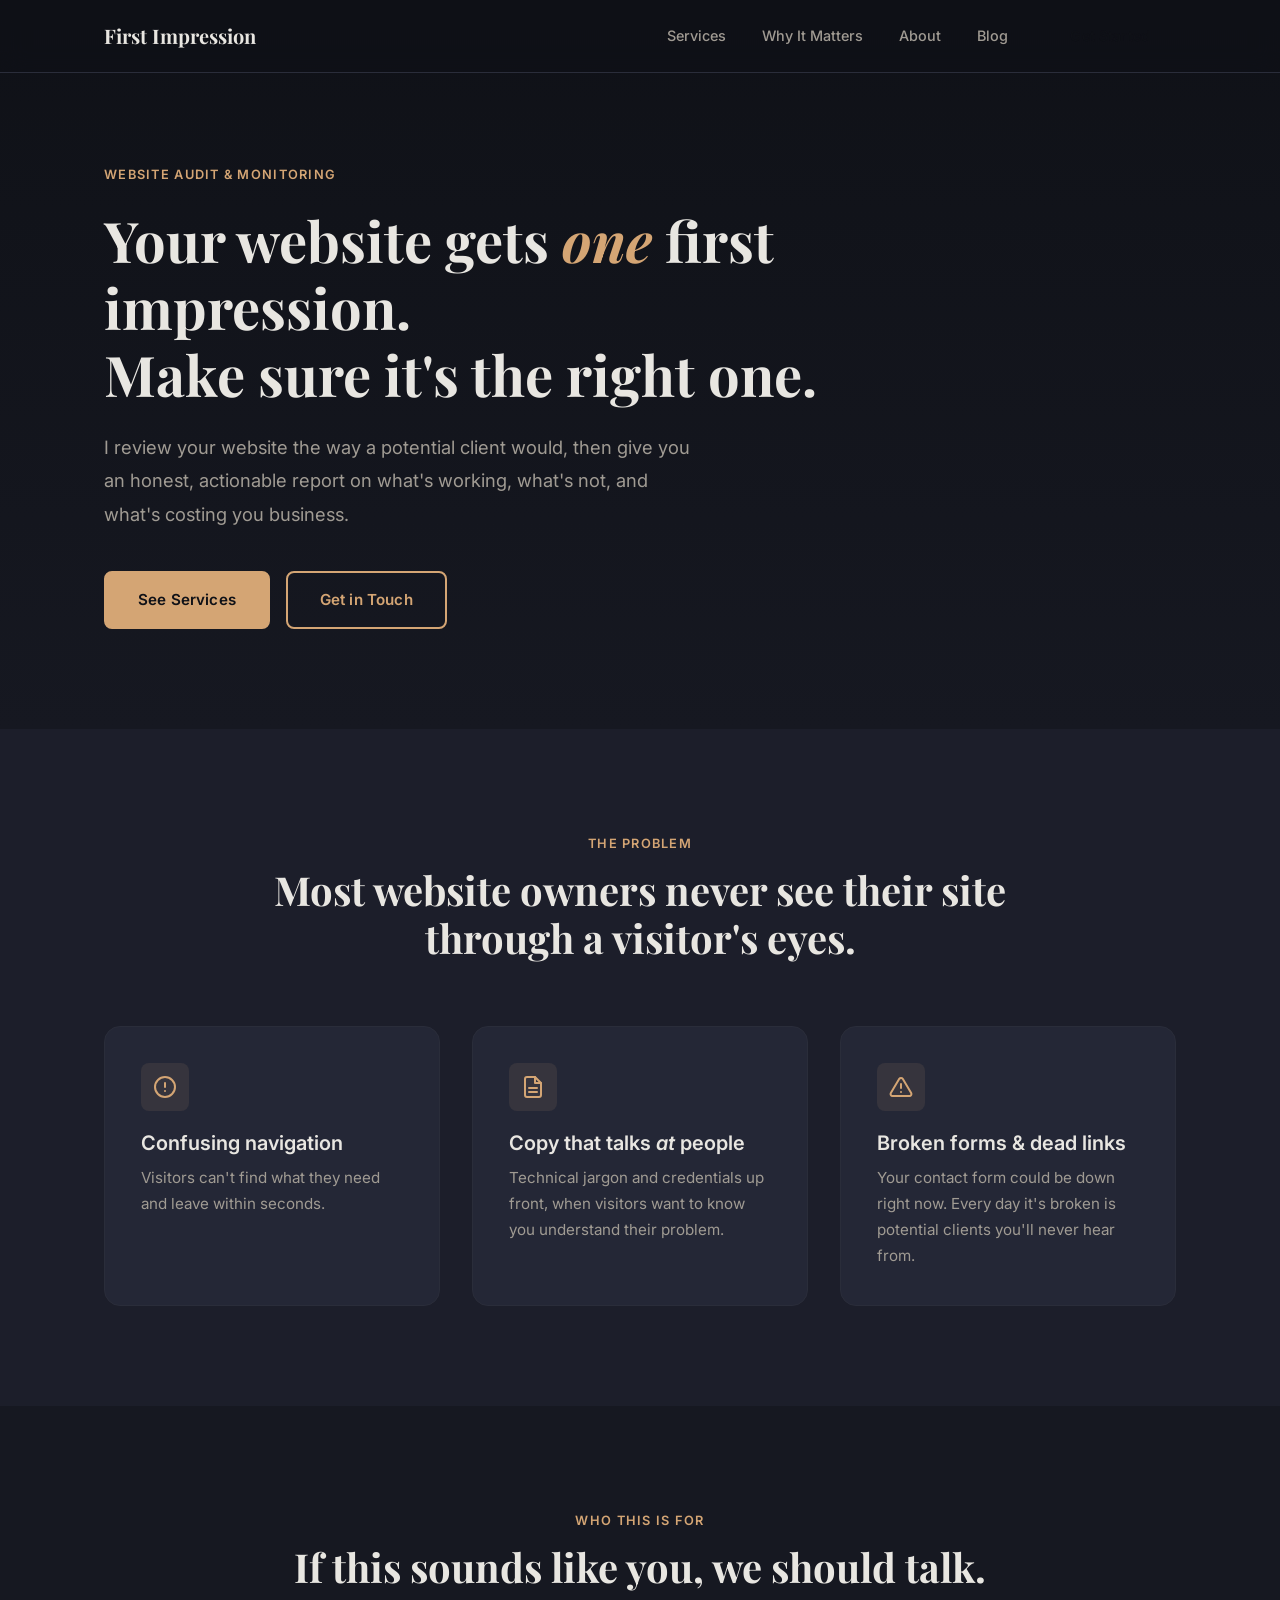
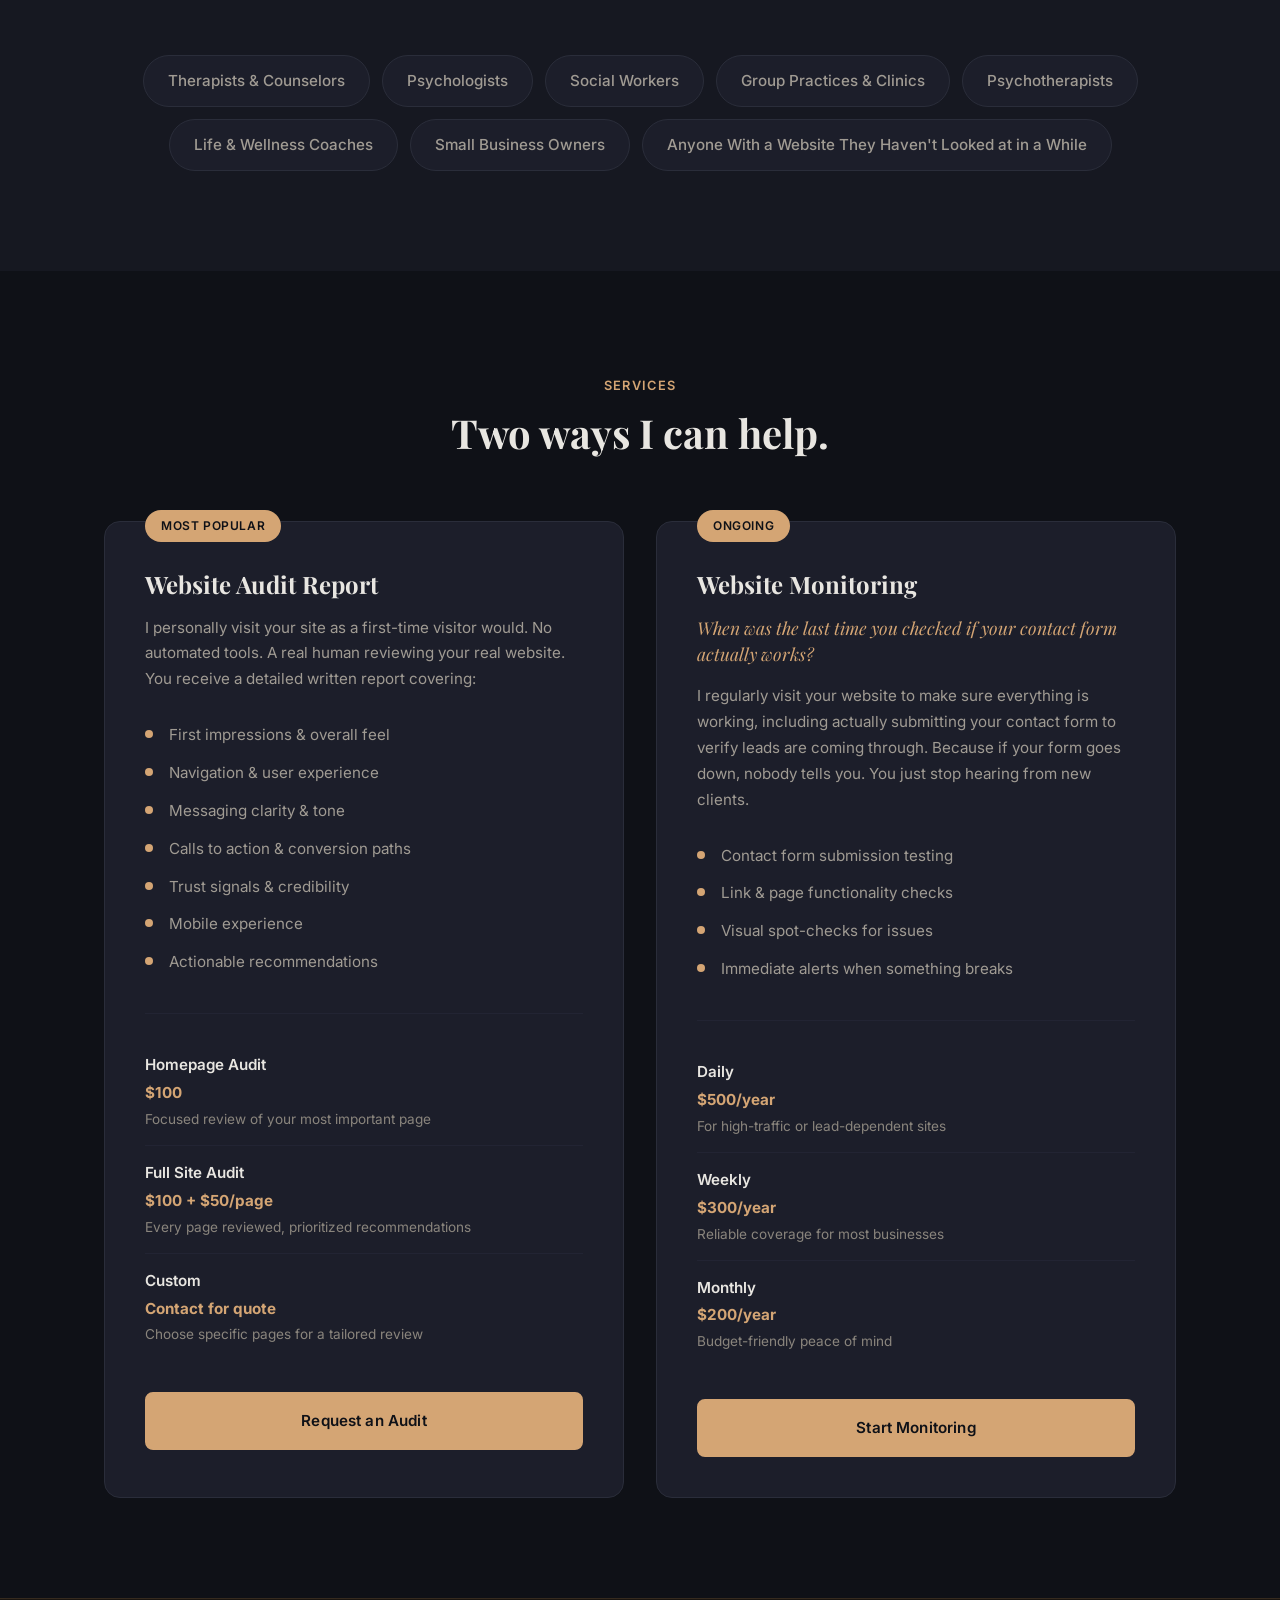
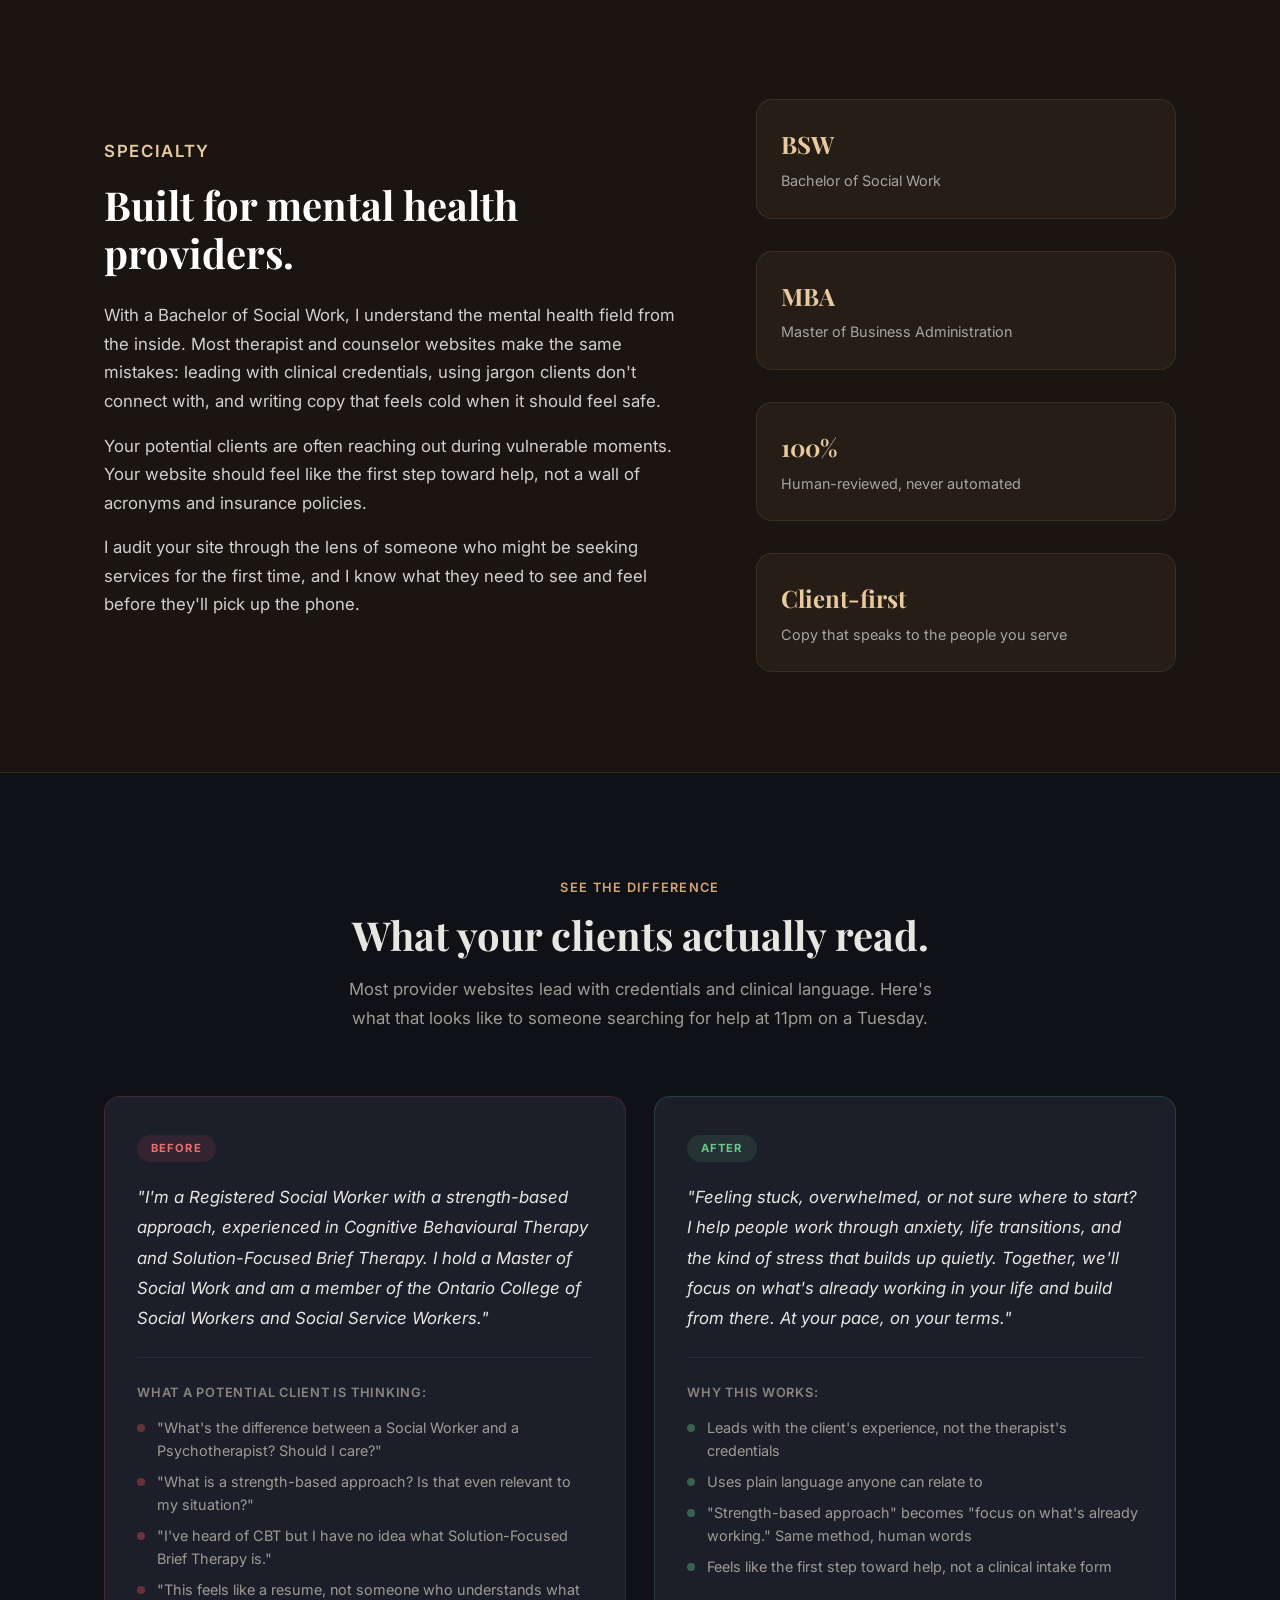
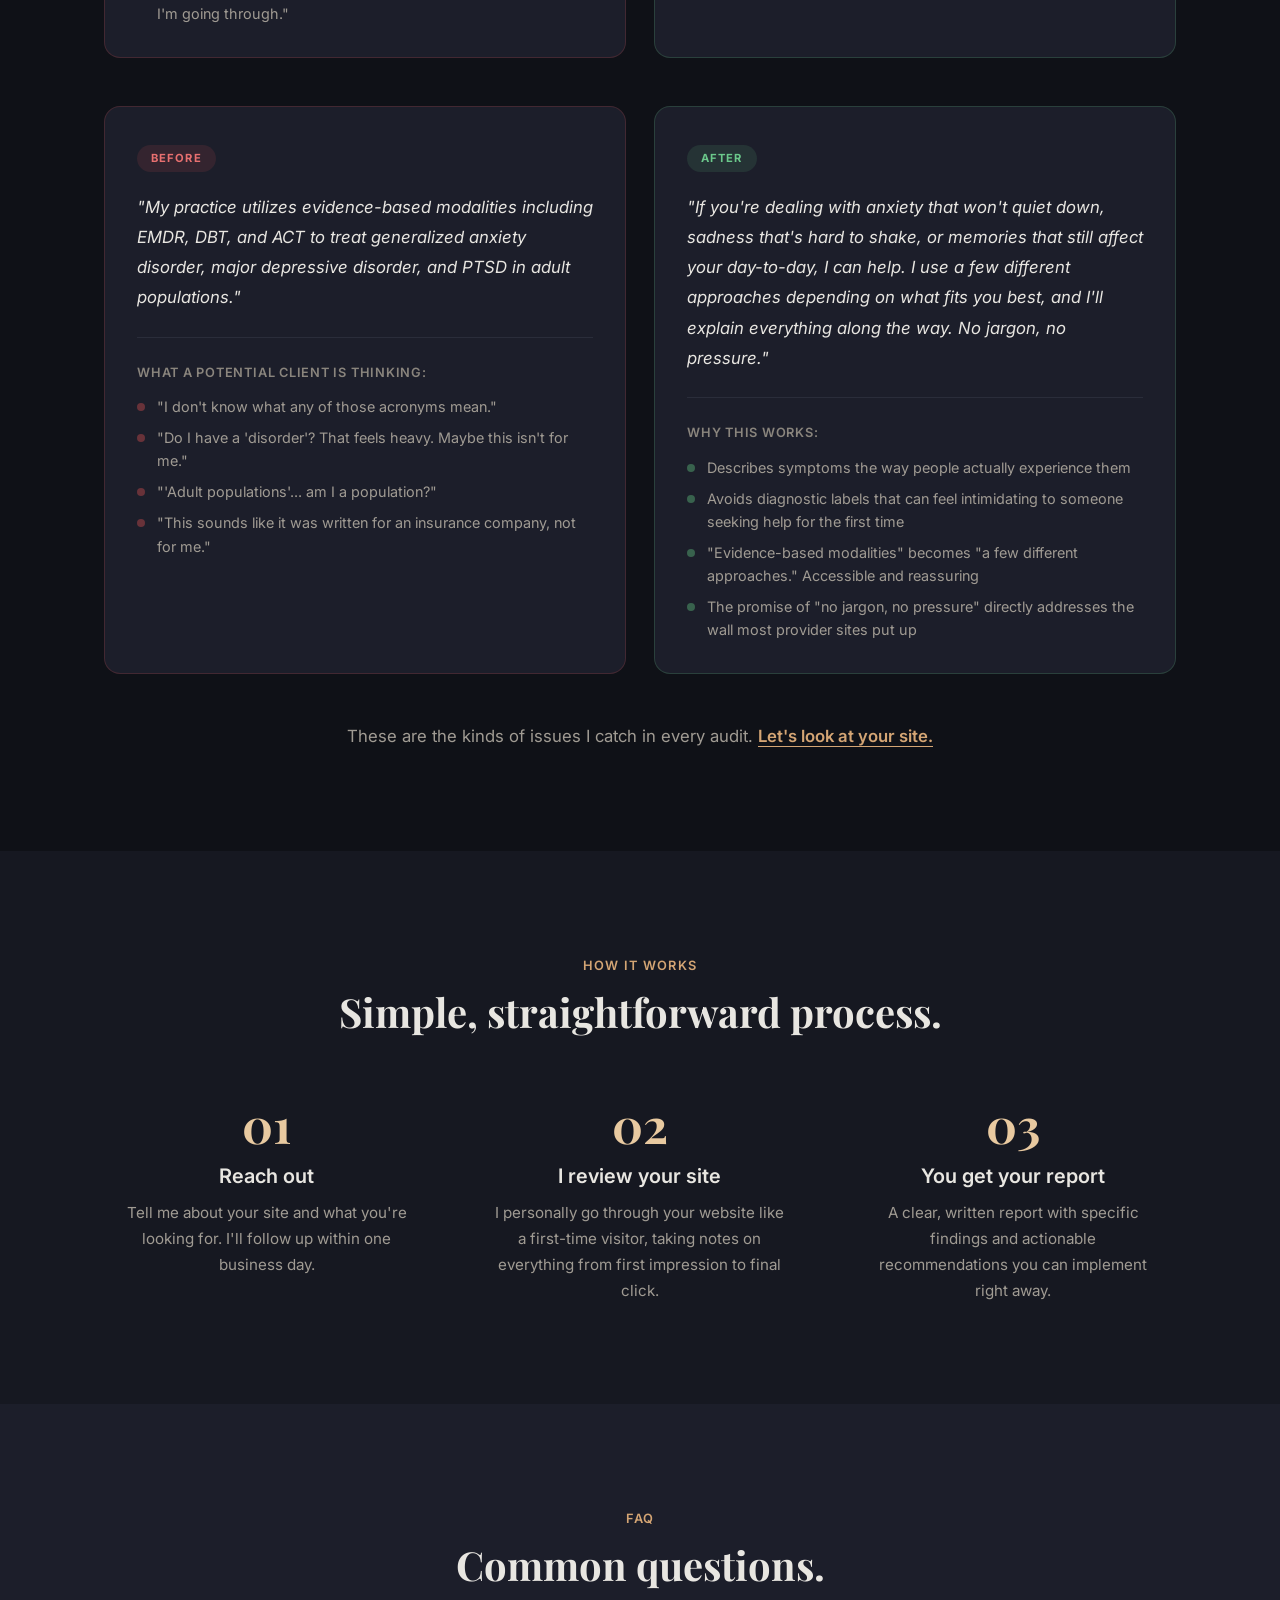
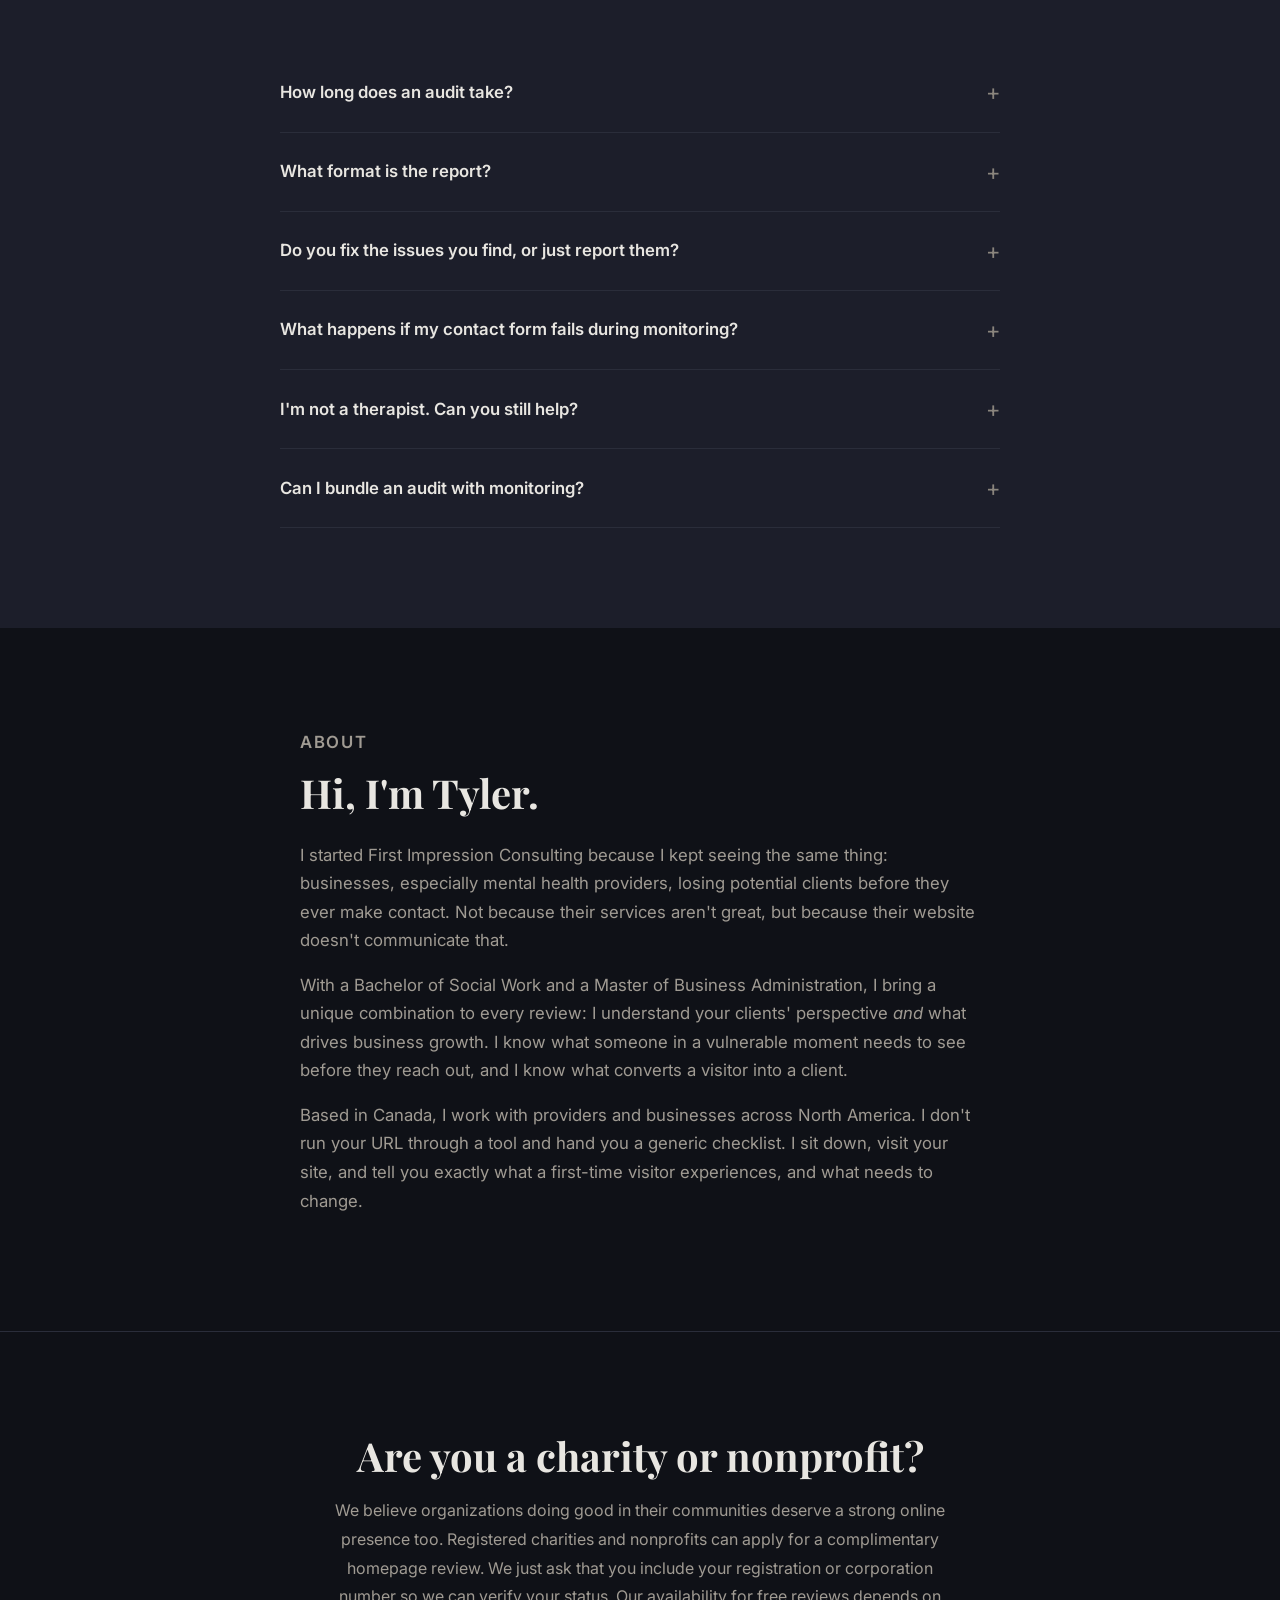
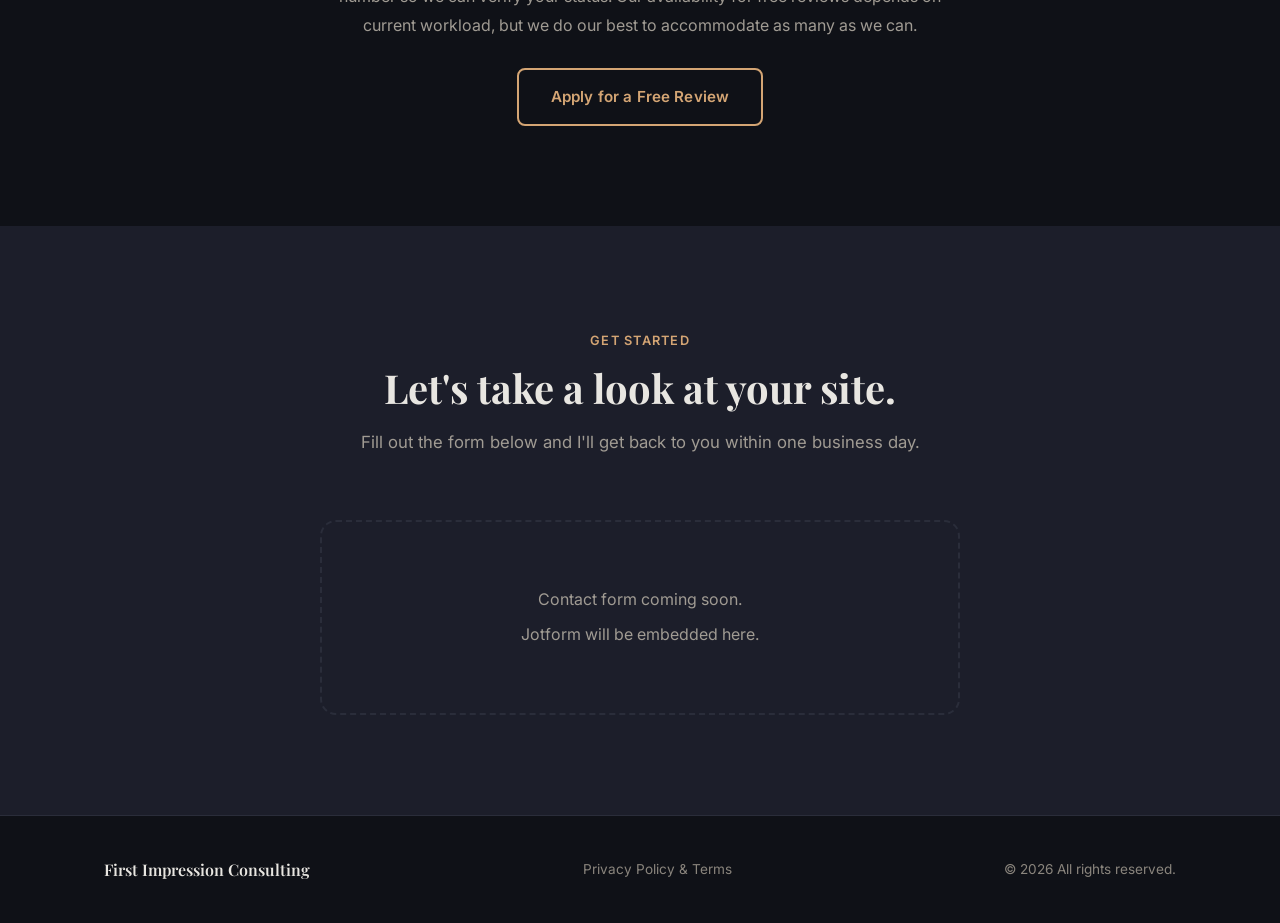
<file: index.html>
<!DOCTYPE html>
<html lang="en">
<head>
  <meta charset="UTF-8">
  <meta name="viewport" content="width=device-width, initial-scale=1.0">
  <title>First Impression Consulting | Website Audits &amp; Monitoring</title>
  <meta name="description" content="Expert website audits and ongoing monitoring for businesses and mental health providers. Get an honest first impression of your site from a real person.">
  <meta property="og:title" content="First Impression Consulting | Website Audits & Monitoring">
  <meta property="og:description" content="I review your website the way a potential client would, then give you an honest, actionable report on what's working, what's not, and what's costing you business.">
  <meta property="og:type" content="website">
  <meta property="og:locale" content="en_US">
  <meta name="twitter:card" content="summary">
  <meta name="twitter:title" content="First Impression Consulting | Website Audits & Monitoring">
  <meta name="twitter:description" content="I review your website the way a potential client would, then give you an honest, actionable report on what's working, what's not, and what's costing you business.">
  <link rel="preconnect" href="https://fonts.googleapis.com">
  <link rel="preconnect" href="https://fonts.gstatic.com" crossorigin>
  <link href="https://fonts.googleapis.com/css2?family=Inter:wght@400;500;600;700&family=Playfair+Display:wght@600;700&display=swap" rel="stylesheet">
  <link rel="stylesheet" href="styles.css">
</head>
<body>

  <a href="#main-content" class="skip-link">Skip to main content</a>

  <!-- Navigation -->
  <nav class="nav" aria-label="Main navigation">
    <div class="container nav-inner">
      <a href="index.html" class="nav-logo">First Impression</a>
      <ul class="nav-links">
        <li><a href="#services">Services</a></li>
        <li><a href="#why">Why It Matters</a></li>
        <li><a href="#about">About</a></li>
        <li><a href="blog/">Blog</a></li>
        <li><a href="#contact" class="btn btn-sm">Get Started</a></li>
      </ul>
      <button class="nav-toggle" aria-label="Toggle menu" aria-expanded="false">
        <span></span>
        <span></span>
        <span></span>
      </button>
    </div>
  </nav>

  <!-- Hero -->
  <main id="main-content">
  <header class="hero">
    <div class="container">
      <div class="hero-content">
        <p class="hero-label">Website Audit &amp; Monitoring</p>
        <h1>Your website gets <em>one</em> first impression.<br class="desktop-break"> Make sure it's the right one.</h1>
        <p class="hero-sub">I review your website the way a potential client would, then give you an honest, actionable report on what's working, what's not, and what's costing you business.</p>
        <div class="hero-actions">
          <a href="#services" class="btn btn-primary">See Services</a>
          <a href="#contact" class="btn btn-outline">Get in Touch</a>
        </div>
      </div>
    </div>
  </header>

  <!-- Problem Section -->
  <section class="section problem" id="why">
    <div class="container">
      <div class="section-header">
        <p class="section-label">The Problem</p>
        <h2>Most website owners never see their site<br>through a visitor's eyes.</h2>
      </div>
      <div class="problem-grid">
        <div class="problem-card">
          <div class="problem-icon">
            <svg aria-hidden="true" width="24" height="24" fill="none" stroke="currentColor" stroke-width="2" stroke-linecap="round" stroke-linejoin="round"><circle cx="12" cy="12" r="10"/><line x1="12" y1="8" x2="12" y2="12"/><line x1="12" y1="16" x2="12.01" y2="16"/></svg>
          </div>
          <h3>Confusing navigation</h3>
          <p>Visitors can't find what they need and leave within seconds.</p>
        </div>
        <div class="problem-card">
          <div class="problem-icon">
            <svg aria-hidden="true" width="24" height="24" fill="none" stroke="currentColor" stroke-width="2" stroke-linecap="round" stroke-linejoin="round"><path d="M14 2H6a2 2 0 0 0-2 2v16a2 2 0 0 0 2 2h12a2 2 0 0 0 2-2V8z"/><polyline points="14 2 14 8 20 8"/><line x1="16" y1="13" x2="8" y2="13"/><line x1="16" y1="17" x2="8" y2="17"/></svg>
          </div>
          <h3>Copy that talks <em>at</em> people</h3>
          <p>Technical jargon and credentials up front, when visitors want to know you understand their problem.</p>
        </div>
        <div class="problem-card">
          <div class="problem-icon">
            <svg aria-hidden="true" width="24" height="24" fill="none" stroke="currentColor" stroke-width="2" stroke-linecap="round" stroke-linejoin="round"><path d="M10.29 3.86L1.82 18a2 2 0 0 0 1.71 3h16.94a2 2 0 0 0 1.71-3L13.71 3.86a2 2 0 0 0-3.42 0z"/><line x1="12" y1="9" x2="12" y2="13"/><line x1="12" y1="17" x2="12.01" y2="17"/></svg>
          </div>
          <h3>Broken forms &amp; dead links</h3>
          <p>Your contact form could be down right now. Every day it's broken is potential clients you'll never hear from.</p>
        </div>
      </div>
    </div>
  </section>

  <!-- Who This Is For -->
  <section class="section who-for">
    <div class="container">
      <div class="section-header">
        <p class="section-label">Who This Is For</p>
        <h2>If this sounds like you, we should talk.</h2>
      </div>
      <div class="who-grid">
        <div class="who-item">Therapists &amp; Counselors</div>
        <div class="who-item">Psychologists</div>
        <div class="who-item">Social Workers</div>
        <div class="who-item">Group Practices &amp; Clinics</div>
        <div class="who-item">Psychotherapists</div>
        <div class="who-item">Life &amp; Wellness Coaches</div>
        <div class="who-item">Small Business Owners</div>
        <div class="who-item">Anyone With a Website They Haven't Looked at in a While</div>
      </div>
    </div>
  </section>

  <!-- Services -->
  <section class="section services" id="services">
    <div class="container">
      <div class="section-header">
        <p class="section-label">Services</p>
        <h2>Two ways I can help.</h2>
      </div>
      <div class="services-grid">

        <!-- Service 1: Audit -->
        <div class="service-card">
          <div class="service-badge">Most Popular</div>
          <h3>Website Audit Report</h3>
          <p class="service-desc">I personally visit your site as a first-time visitor would. No automated tools. A real human reviewing your real website. You receive a detailed written report covering:</p>
          <ul class="service-list">
            <li>First impressions &amp; overall feel</li>
            <li>Navigation &amp; user experience</li>
            <li>Messaging clarity &amp; tone</li>
            <li>Calls to action &amp; conversion paths</li>
            <li>Trust signals &amp; credibility</li>
            <li>Mobile experience</li>
            <li>Actionable recommendations</li>
          </ul>
          <div class="service-options">
            <div class="service-option">
              <span class="option-label">Homepage Audit</span>
              <span class="option-price">$100</span>
              <span class="option-detail">Focused review of your most important page</span>
            </div>
            <div class="service-option">
              <span class="option-label">Full Site Audit</span>
              <span class="option-price">$100 + $50/page</span>
              <span class="option-detail">Every page reviewed, prioritized recommendations</span>
            </div>
            <div class="service-option">
              <span class="option-label">Custom</span>
              <span class="option-price">Contact for quote</span>
              <span class="option-detail">Choose specific pages for a tailored review</span>
            </div>
          </div>
          <a href="#contact" class="btn btn-primary btn-full">Request an Audit</a>
        </div>

        <!-- Service 2: Monitoring -->
        <div class="service-card">
          <div class="service-badge service-badge-alt">Ongoing</div>
          <h3>Website Monitoring</h3>
          <p class="service-callout">When was the last time you checked if your contact form actually works?</p>
          <p class="service-desc">I regularly visit your website to make sure everything is working, including actually submitting your contact form to verify leads are coming through. Because if your form goes down, nobody tells you. You just stop hearing from new clients.</p>
          <ul class="service-list">
            <li>Contact form submission testing</li>
            <li>Link &amp; page functionality checks</li>
            <li>Visual spot-checks for issues</li>
            <li>Immediate alerts when something breaks</li>
          </ul>
          <div class="service-options">
            <div class="service-option">
              <span class="option-label">Daily</span>
              <span class="option-price">$500/year</span>
              <span class="option-detail">For high-traffic or lead-dependent sites</span>
            </div>
            <div class="service-option">
              <span class="option-label">Weekly</span>
              <span class="option-price">$300/year</span>
              <span class="option-detail">Reliable coverage for most businesses</span>
            </div>
            <div class="service-option">
              <span class="option-label">Monthly</span>
              <span class="option-price">$200/year</span>
              <span class="option-detail">Budget-friendly peace of mind</span>
            </div>
          </div>
          <a href="#contact" class="btn btn-primary btn-full">Start Monitoring</a>
        </div>

      </div>
    </div>
  </section>

  <!-- Specialty -->
  <section class="section specialty">
    <div class="container">
      <div class="specialty-inner">
        <div class="specialty-content">
          <p class="section-label">Specialty</p>
          <h2>Built for mental health providers.</h2>
          <p>With a Bachelor of Social Work, I understand the mental health field from the inside. Most therapist and counselor websites make the same mistakes: leading with clinical credentials, using jargon clients don't connect with, and writing copy that feels cold when it should feel safe.</p>
          <p>Your potential clients are often reaching out during vulnerable moments. Your website should feel like the first step toward help, not a wall of acronyms and insurance policies.</p>
          <p>I audit your site through the lens of someone who might be seeking services for the first time, and I know what they need to see and feel before they'll pick up the phone.</p>
        </div>
        <div class="specialty-highlights">
          <div class="highlight">
            <span class="highlight-number">BSW</span>
            <span class="highlight-text">Bachelor of Social Work</span>
          </div>
          <div class="highlight">
            <span class="highlight-number">MBA</span>
            <span class="highlight-text">Master of Business Administration</span>
          </div>
          <div class="highlight">
            <span class="highlight-number">100%</span>
            <span class="highlight-text">Human-reviewed, never automated</span>
          </div>
          <div class="highlight">
            <span class="highlight-number">Client-first</span>
            <span class="highlight-text">Copy that speaks to the people you serve</span>
          </div>
        </div>
      </div>
    </div>
  </section>

  <!-- Before & After Examples -->
  <section class="section examples" id="examples">
    <div class="container">
      <div class="section-header">
        <p class="section-label">See the Difference</p>
        <h2>What your clients actually read.</h2>
        <p class="examples-intro">Most provider websites lead with credentials and clinical language. Here's what that looks like to someone searching for help at 11pm on a Tuesday.</p>
      </div>

      <div class="example-block">
        <div class="example-card example-before">
          <div class="example-tag">Before</div>
          <p class="example-text">"I'm a Registered Social Worker with a strength-based approach, experienced in Cognitive Behavioural Therapy and Solution-Focused Brief Therapy. I hold a Master of Social Work and am a member of the Ontario College of Social Workers and Social Service Workers."</p>
          <div class="example-problems">
            <p class="example-problems-label">What a potential client is thinking:</p>
            <ul>
              <li>"What's the difference between a Social Worker and a Psychotherapist? Should I care?"</li>
              <li>"What is a strength-based approach? Is that even relevant to my situation?"</li>
              <li>"I've heard of CBT but I have no idea what Solution-Focused Brief Therapy is."</li>
              <li>"This feels like a resume, not someone who understands what I'm going through."</li>
            </ul>
          </div>
        </div>
        <div class="example-card example-after">
          <div class="example-tag">After</div>
          <p class="example-text">"Feeling stuck, overwhelmed, or not sure where to start? I help people work through anxiety, life transitions, and the kind of stress that builds up quietly. Together, we'll focus on what's already working in your life and build from there. At your pace, on your terms."</p>
          <div class="example-whyworks">
            <p class="example-problems-label">Why this works:</p>
            <ul>
              <li>Leads with the client's experience, not the therapist's credentials</li>
              <li>Uses plain language anyone can relate to</li>
              <li>"Strength-based approach" becomes "focus on what's already working." Same method, human words</li>
              <li>Feels like the first step toward help, not a clinical intake form</li>
            </ul>
          </div>
        </div>
      </div>

      <div class="example-block">
        <div class="example-card example-before">
          <div class="example-tag">Before</div>
          <p class="example-text">"My practice utilizes evidence-based modalities including EMDR, DBT, and ACT to treat generalized anxiety disorder, major depressive disorder, and PTSD in adult populations."</p>
          <div class="example-problems">
            <p class="example-problems-label">What a potential client is thinking:</p>
            <ul>
              <li>"I don't know what any of those acronyms mean."</li>
              <li>"Do I have a 'disorder'? That feels heavy. Maybe this isn't for me."</li>
              <li>"'Adult populations'... am I a population?"</li>
              <li>"This sounds like it was written for an insurance company, not for me."</li>
            </ul>
          </div>
        </div>
        <div class="example-card example-after">
          <div class="example-tag">After</div>
          <p class="example-text">"If you're dealing with anxiety that won't quiet down, sadness that's hard to shake, or memories that still affect your day-to-day, I can help. I use a few different approaches depending on what fits you best, and I'll explain everything along the way. No jargon, no pressure."</p>
          <div class="example-whyworks">
            <p class="example-problems-label">Why this works:</p>
            <ul>
              <li>Describes symptoms the way people actually experience them</li>
              <li>Avoids diagnostic labels that can feel intimidating to someone seeking help for the first time</li>
              <li>"Evidence-based modalities" becomes "a few different approaches." Accessible and reassuring</li>
              <li>The promise of "no jargon, no pressure" directly addresses the wall most provider sites put up</li>
            </ul>
          </div>
        </div>
      </div>

      <p class="examples-cta">These are the kinds of issues I catch in every audit. <a href="#contact">Let's look at your site.</a></p>
    </div>
  </section>

  <!-- How It Works -->
  <section class="section how-it-works">
    <div class="container">
      <div class="section-header">
        <p class="section-label">How It Works</p>
        <h2>Simple, straightforward process.</h2>
      </div>
      <div class="steps">
        <div class="step">
          <div class="step-num">01</div>
          <h3>Reach out</h3>
          <p>Tell me about your site and what you're looking for. I'll follow up within one business day.</p>
        </div>
        <div class="step">
          <div class="step-num">02</div>
          <h3>I review your site</h3>
          <p>I personally go through your website like a first-time visitor, taking notes on everything from first impression to final click.</p>
        </div>
        <div class="step">
          <div class="step-num">03</div>
          <h3>You get your report</h3>
          <p>A clear, written report with specific findings and actionable recommendations you can implement right away.</p>
        </div>
      </div>
    </div>
  </section>

  <!-- FAQ -->
  <section class="section faq" id="faq">
    <div class="container">
      <div class="section-header">
        <p class="section-label">FAQ</p>
        <h2>Common questions.</h2>
      </div>
      <div class="faq-list">
        <details class="faq-item">
          <summary>How long does an audit take?</summary>
          <p>Most homepage audits are delivered within 3 business days. Full site audits depend on the number of pages, but I'll give you a timeline upfront before we start.</p>
        </details>
        <details class="faq-item">
          <summary>What format is the report?</summary>
          <p>You'll receive a written PDF report with specific observations, screenshots where relevant, and prioritized recommendations. It's designed to be actionable, not overwhelming.</p>
        </details>
        <details class="faq-item">
          <summary>Do you fix the issues you find, or just report them?</summary>
          <p>I focus on identifying issues and giving you clear recommendations. I don't do development or design work, but my reports are detailed enough to hand directly to your web developer or designer.</p>
        </details>
        <details class="faq-item">
          <summary>What happens if my contact form fails during monitoring?</summary>
          <p>I'll notify you immediately by email so you can address it right away. Every day a broken form goes unnoticed is a day potential clients can't reach you.</p>
        </details>
        <details class="faq-item">
          <summary>I'm not a therapist. Can you still help?</summary>
          <p>Absolutely. While I specialize in mental health provider websites, the fundamentals of first impressions, clear messaging, and working contact forms apply to any business. I work with small businesses across industries.</p>
        </details>
        <details class="faq-item">
          <summary>Can I bundle an audit with monitoring?</summary>
          <p>Yes. If you'd like both services, reach out and we can put together something that works for you.</p>
        </details>
      </div>
    </div>
  </section>

  <!-- About -->
  <section class="section about" id="about">
    <div class="container">
      <div class="about-inner">
        <div class="about-content">
          <p class="section-label">About</p>
          <h2>Hi, I'm Tyler.</h2>
          <p>I started First Impression Consulting because I kept seeing the same thing: businesses, especially mental health providers, losing potential clients before they ever make contact. Not because their services aren't great, but because their website doesn't communicate that.</p>
          <p>With a Bachelor of Social Work and a Master of Business Administration, I bring a unique combination to every review: I understand your clients' perspective <em>and</em> what drives business growth. I know what someone in a vulnerable moment needs to see before they reach out, and I know what converts a visitor into a client.</p>
          <p>Based in Canada, I work with providers and businesses across North America. I don't run your URL through a tool and hand you a generic checklist. I sit down, visit your site, and tell you exactly what a first-time visitor experiences, and what needs to change.</p>
        </div>
      </div>
    </div>
  </section>

  <!-- Charity -->
  <section class="section charity">
    <div class="container">
      <div class="charity-inner">
        <h2>Are you a charity or nonprofit?</h2>
        <p>We believe organizations doing good in their communities deserve a strong online presence too. Registered charities and nonprofits can apply for a complimentary homepage review. We just ask that you include your registration or corporation number so we can verify your status. Our availability for free reviews depends on current workload, but we do our best to accommodate as many as we can.</p>
        <a href="#contact" class="btn btn-outline">Apply for a Free Review</a>
      </div>
    </div>
  </section>

  <!-- Contact / CTA -->
  <section class="section contact" id="contact">
    <div class="container">
      <div class="contact-inner">
        <div class="section-header">
          <p class="section-label">Get Started</p>
          <h2>Let's take a look at your site.</h2>
          <p class="contact-sub">Fill out the form below and I'll get back to you within one business day.</p>
        </div>
        <div class="form-placeholder" id="jotform-embed">
          <!-- Jotform embed will go here -->
          <div class="form-placeholder-inner">
            <p>Contact form coming soon.</p>
            <p class="form-placeholder-note">Jotform will be embedded here.</p>
          </div>
        </div>
      </div>
    </div>
  </section>
  </main>

  <!-- Footer -->
  <footer class="footer">
    <div class="container footer-inner">
      <p class="footer-brand">First Impression Consulting</p>
      <div class="footer-links">
        <a href="privacy.html">Privacy Policy & Terms</a>
      </div>
      <p class="footer-copy">&copy; 2026 All rights reserved.</p>
    </div>
  </footer>

  <script src="script.js"></script>
</body>
</html>
</file>
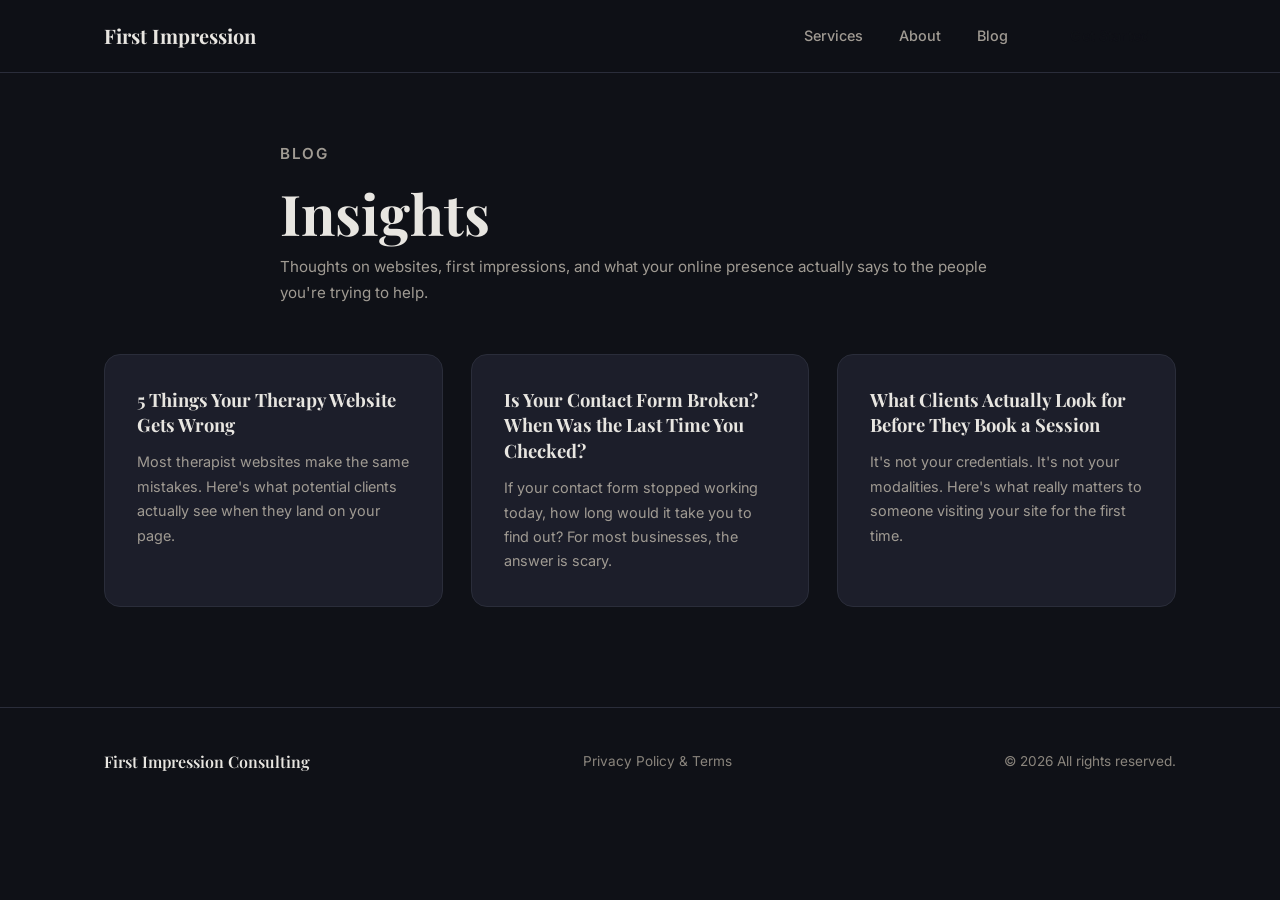
<file: blog/index.html>
<!DOCTYPE html>
<html lang="en">
<head>
  <meta charset="UTF-8">
  <meta name="viewport" content="width=device-width, initial-scale=1.0">
  <title>Blog | First Impression Consulting</title>
  <meta name="description" content="Insights on website audits, client-first messaging, and what your website says about your business.">
  <link rel="preconnect" href="https://fonts.googleapis.com">
  <link rel="preconnect" href="https://fonts.gstatic.com" crossorigin>
  <link href="https://fonts.googleapis.com/css2?family=Inter:wght@400;500;600;700&family=Playfair+Display:wght@600;700&display=swap" rel="stylesheet">
  <link rel="stylesheet" href="../styles.css">
</head>
<body>

  <a href="#main-content" class="skip-link">Skip to main content</a>

  <nav class="nav" aria-label="Main navigation">
    <div class="container nav-inner">
      <a href="../index.html" class="nav-logo">First Impression</a>
      <ul class="nav-links">
        <li><a href="../index.html#services">Services</a></li>
        <li><a href="../index.html#about">About</a></li>
        <li><a href="./">Blog</a></li>
        <li><a href="../index.html#contact" class="btn btn-sm">Get Started</a></li>
      </ul>
      <button class="nav-toggle" aria-label="Toggle menu" aria-expanded="false">
        <span></span>
        <span></span>
        <span></span>
      </button>
    </div>
  </nav>

  <main id="main-content">
  <section class="section blog-index">
    <div class="container">
      <div class="legal-content">
        <p class="section-label">Blog</p>
        <h1>Insights</h1>
        <p class="blog-index-sub">Thoughts on websites, first impressions, and what your online presence actually says to the people you're trying to help.</p>
      </div>

      <div class="blog-grid">
        <a href="5-things-therapy-websites-get-wrong.html" class="blog-card">
          <h3>5 Things Your Therapy Website Gets Wrong</h3>
          <p>Most therapist websites make the same mistakes. Here's what potential clients actually see when they land on your page.</p>
        </a>
        <a href="your-contact-form-is-probably-broken.html" class="blog-card">
          <h3>Is Your Contact Form Broken? When Was the Last Time You Checked?</h3>
          <p>If your contact form stopped working today, how long would it take you to find out? For most businesses, the answer is scary.</p>
        </a>
        <a href="what-clients-look-for-before-booking.html" class="blog-card">
          <h3>What Clients Actually Look for Before They Book a Session</h3>
          <p>It's not your credentials. It's not your modalities. Here's what really matters to someone visiting your site for the first time.</p>
        </a>
      </div>
    </div>
  </section>
  </main>

  <footer class="footer">
    <div class="container footer-inner">
      <p class="footer-brand">First Impression Consulting</p>
      <div class="footer-links">
        <a href="../privacy.html">Privacy Policy & Terms</a>
      </div>
      <p class="footer-copy">&copy; 2026 All rights reserved.</p>
    </div>
  </footer>

  <script src="../script.js"></script>
</body>
</html>
</file>
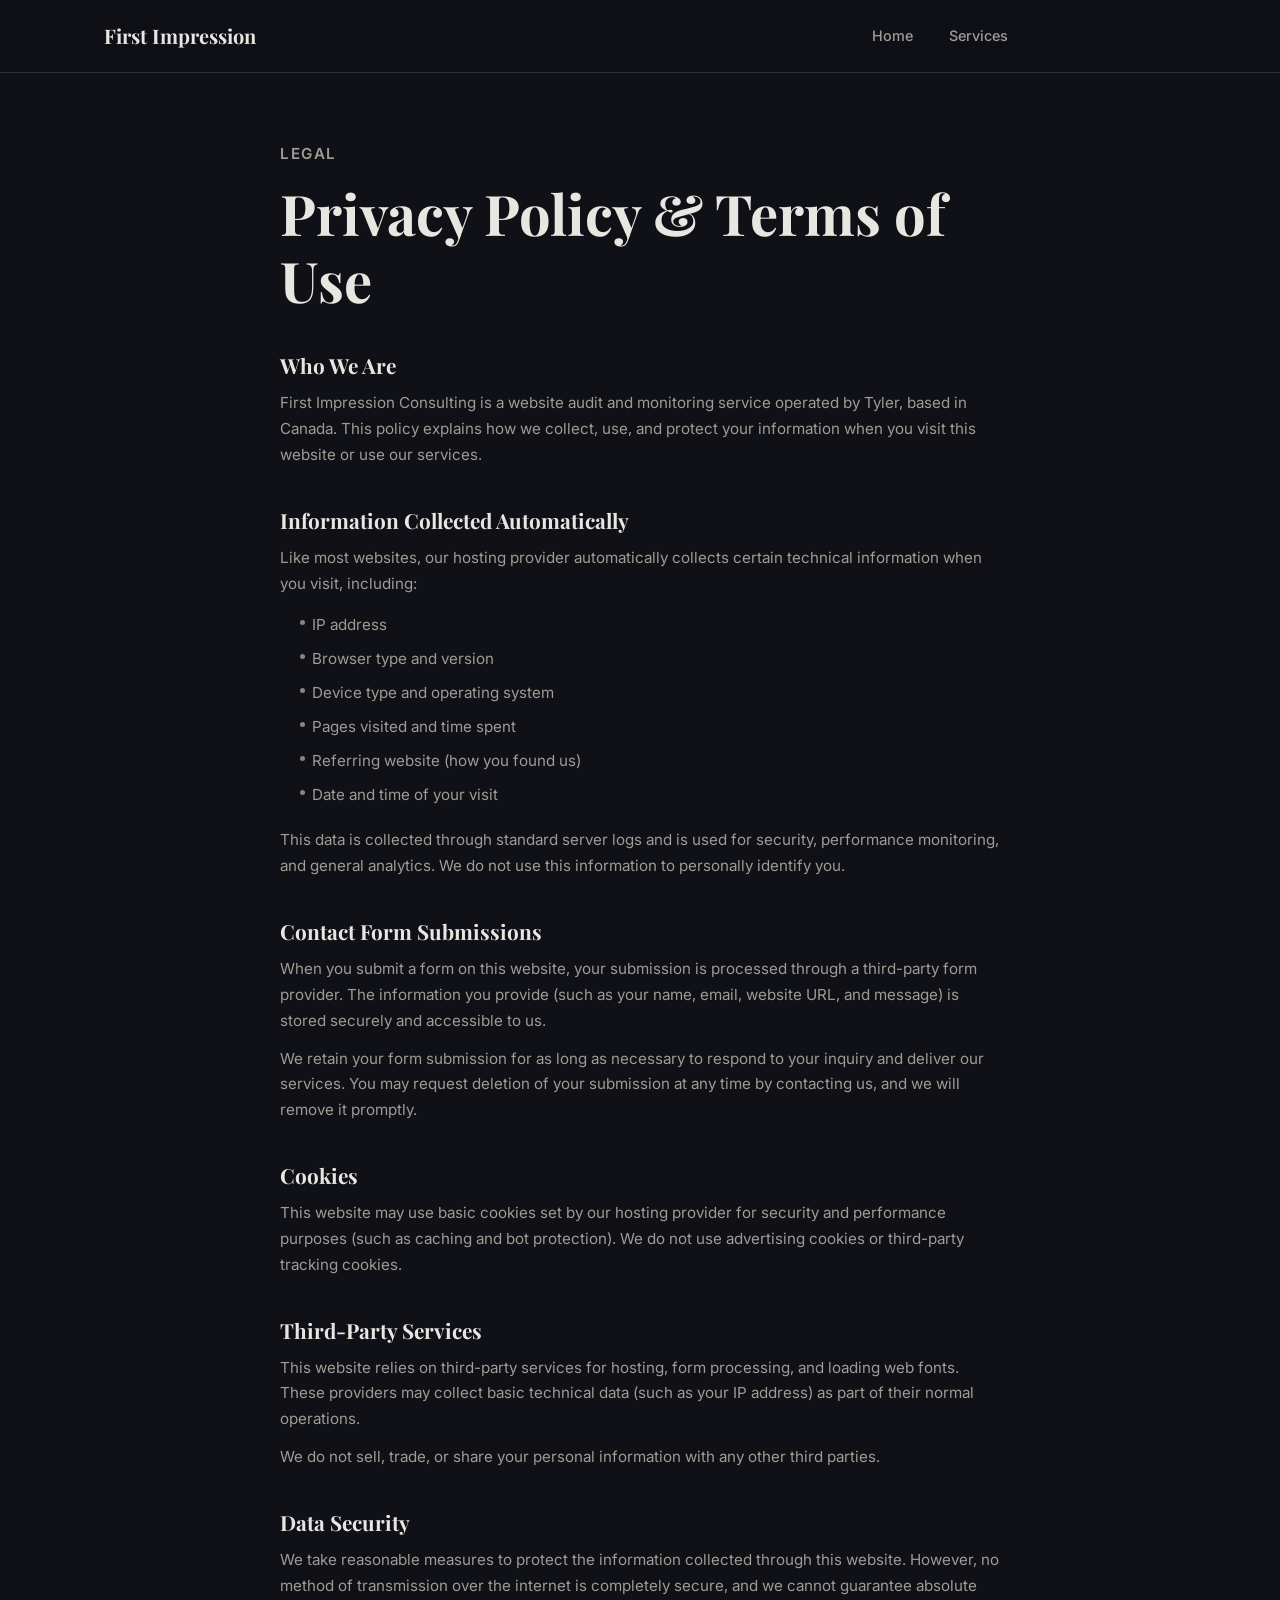
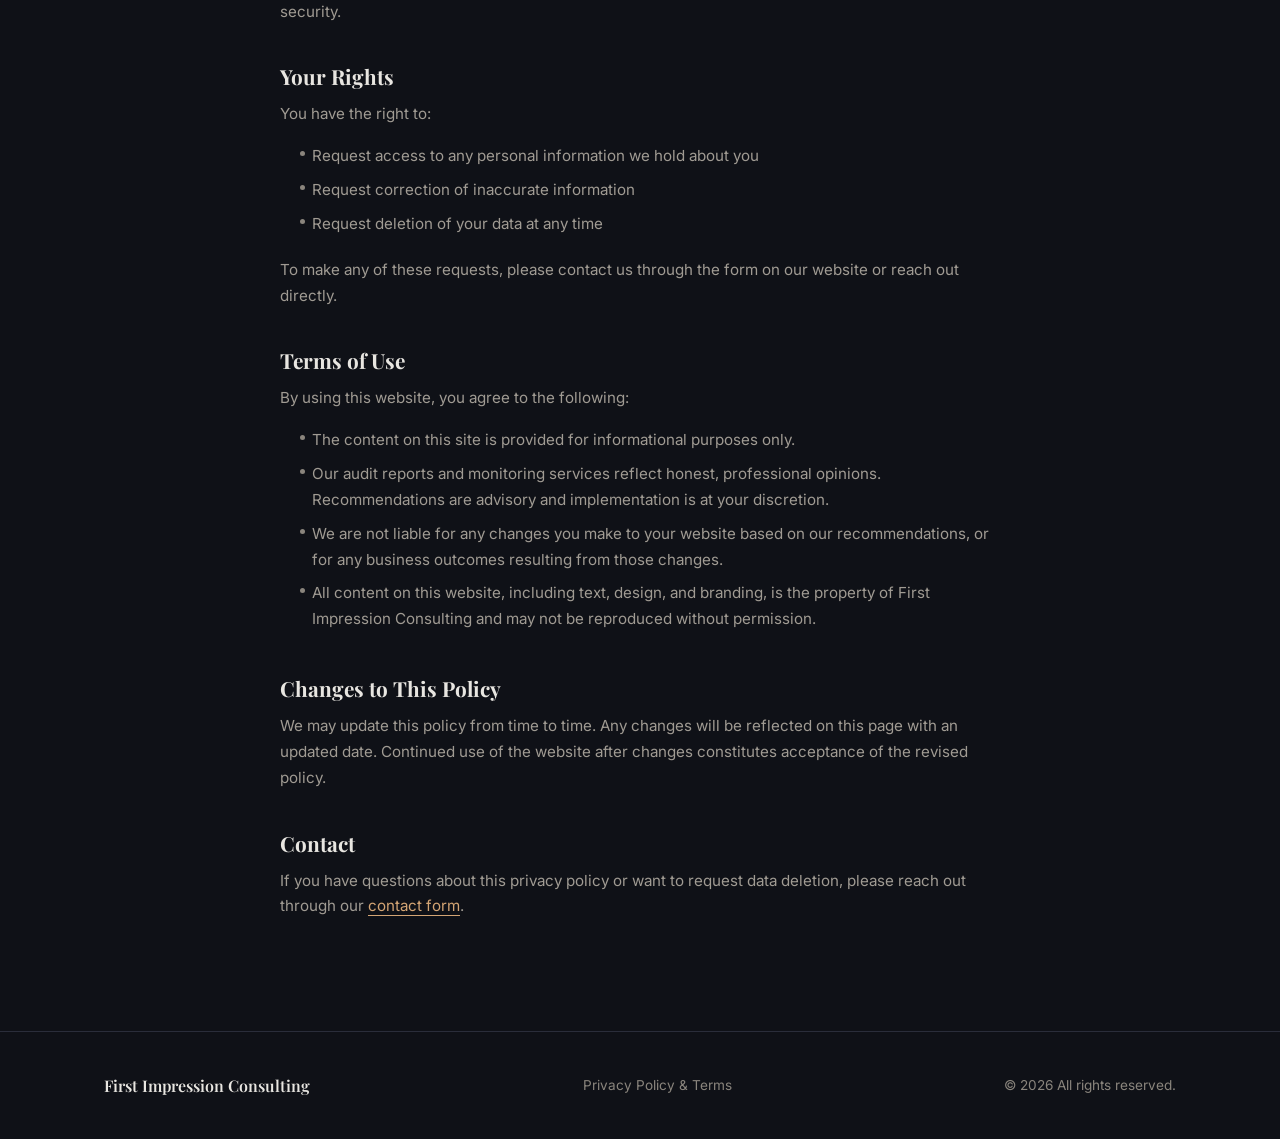
<file: privacy.html>
<!DOCTYPE html>
<html lang="en">
<head>
  <meta charset="UTF-8">
  <meta name="viewport" content="width=device-width, initial-scale=1.0">
  <title>Privacy Policy & Terms | First Impression Consulting</title>
  <meta name="description" content="Privacy policy and terms of use for First Impression Consulting.">
  <link rel="preconnect" href="https://fonts.googleapis.com">
  <link rel="preconnect" href="https://fonts.gstatic.com" crossorigin>
  <link href="https://fonts.googleapis.com/css2?family=Inter:wght@400;500;600;700&family=Playfair+Display:wght@600;700&display=swap" rel="stylesheet">
  <link rel="stylesheet" href="styles.css">
</head>
<body>

  <a href="#main-content" class="skip-link">Skip to main content</a>

  <!-- Navigation -->
  <nav class="nav" aria-label="Main navigation">
    <div class="container nav-inner">
      <a href="index.html" class="nav-logo">First Impression</a>
      <ul class="nav-links">
        <li><a href="index.html">Home</a></li>
        <li><a href="index.html#services">Services</a></li>
        <li><a href="index.html#contact" class="btn btn-sm">Get Started</a></li>
      </ul>
      <button class="nav-toggle" aria-label="Toggle menu" aria-expanded="false">
        <span></span>
        <span></span>
        <span></span>
      </button>
    </div>
  </nav>

  <!-- Privacy Policy -->
  <main id="main-content">
  <section class="section legal-page">
    <div class="container">
      <div class="legal-content">
        <p class="section-label">Legal</p>
        <h1>Privacy Policy & Terms of Use</h1>

        <h2>Who We Are</h2>
        <p>First Impression Consulting is a website audit and monitoring service operated by Tyler, based in Canada. This policy explains how we collect, use, and protect your information when you visit this website or use our services.</p>

        <h2>Information Collected Automatically</h2>
        <p>Like most websites, our hosting provider automatically collects certain technical information when you visit, including:</p>
        <ul>
          <li>IP address</li>
          <li>Browser type and version</li>
          <li>Device type and operating system</li>
          <li>Pages visited and time spent</li>
          <li>Referring website (how you found us)</li>
          <li>Date and time of your visit</li>
        </ul>
        <p>This data is collected through standard server logs and is used for security, performance monitoring, and general analytics. We do not use this information to personally identify you.</p>

        <h2>Contact Form Submissions</h2>
        <p>When you submit a form on this website, your submission is processed through a third-party form provider. The information you provide (such as your name, email, website URL, and message) is stored securely and accessible to us.</p>
        <p>We retain your form submission for as long as necessary to respond to your inquiry and deliver our services. You may request deletion of your submission at any time by contacting us, and we will remove it promptly.</p>

        <h2>Cookies</h2>
        <p>This website may use basic cookies set by our hosting provider for security and performance purposes (such as caching and bot protection). We do not use advertising cookies or third-party tracking cookies.</p>

        <h2>Third-Party Services</h2>
        <p>This website relies on third-party services for hosting, form processing, and loading web fonts. These providers may collect basic technical data (such as your IP address) as part of their normal operations.</p>
        <p>We do not sell, trade, or share your personal information with any other third parties.</p>

        <h2>Data Security</h2>
        <p>We take reasonable measures to protect the information collected through this website. However, no method of transmission over the internet is completely secure, and we cannot guarantee absolute security.</p>

        <h2>Your Rights</h2>
        <p>You have the right to:</p>
        <ul>
          <li>Request access to any personal information we hold about you</li>
          <li>Request correction of inaccurate information</li>
          <li>Request deletion of your data at any time</li>
        </ul>
        <p>To make any of these requests, please contact us through the form on our website or reach out directly.</p>

        <h2>Terms of Use</h2>
        <p>By using this website, you agree to the following:</p>
        <ul>
          <li>The content on this site is provided for informational purposes only.</li>
          <li>Our audit reports and monitoring services reflect honest, professional opinions. Recommendations are advisory and implementation is at your discretion.</li>
          <li>We are not liable for any changes you make to your website based on our recommendations, or for any business outcomes resulting from those changes.</li>
          <li>All content on this website, including text, design, and branding, is the property of First Impression Consulting and may not be reproduced without permission.</li>
        </ul>

        <h2>Changes to This Policy</h2>
        <p>We may update this policy from time to time. Any changes will be reflected on this page with an updated date. Continued use of the website after changes constitutes acceptance of the revised policy.</p>

        <h2>Contact</h2>
        <p>If you have questions about this privacy policy or want to request data deletion, please reach out through our <a href="index.html#contact">contact form</a>.</p>
      </div>
    </div>
  </section>
  </main>

  <!-- Footer -->
  <footer class="footer">
    <div class="container footer-inner">
      <p class="footer-brand">First Impression Consulting</p>
      <div class="footer-links">
        <a href="privacy.html">Privacy Policy & Terms</a>
      </div>
      <p class="footer-copy">&copy; 2026 All rights reserved.</p>
    </div>
  </footer>

  <script src="script.js"></script>
</body>
</html>
</file>
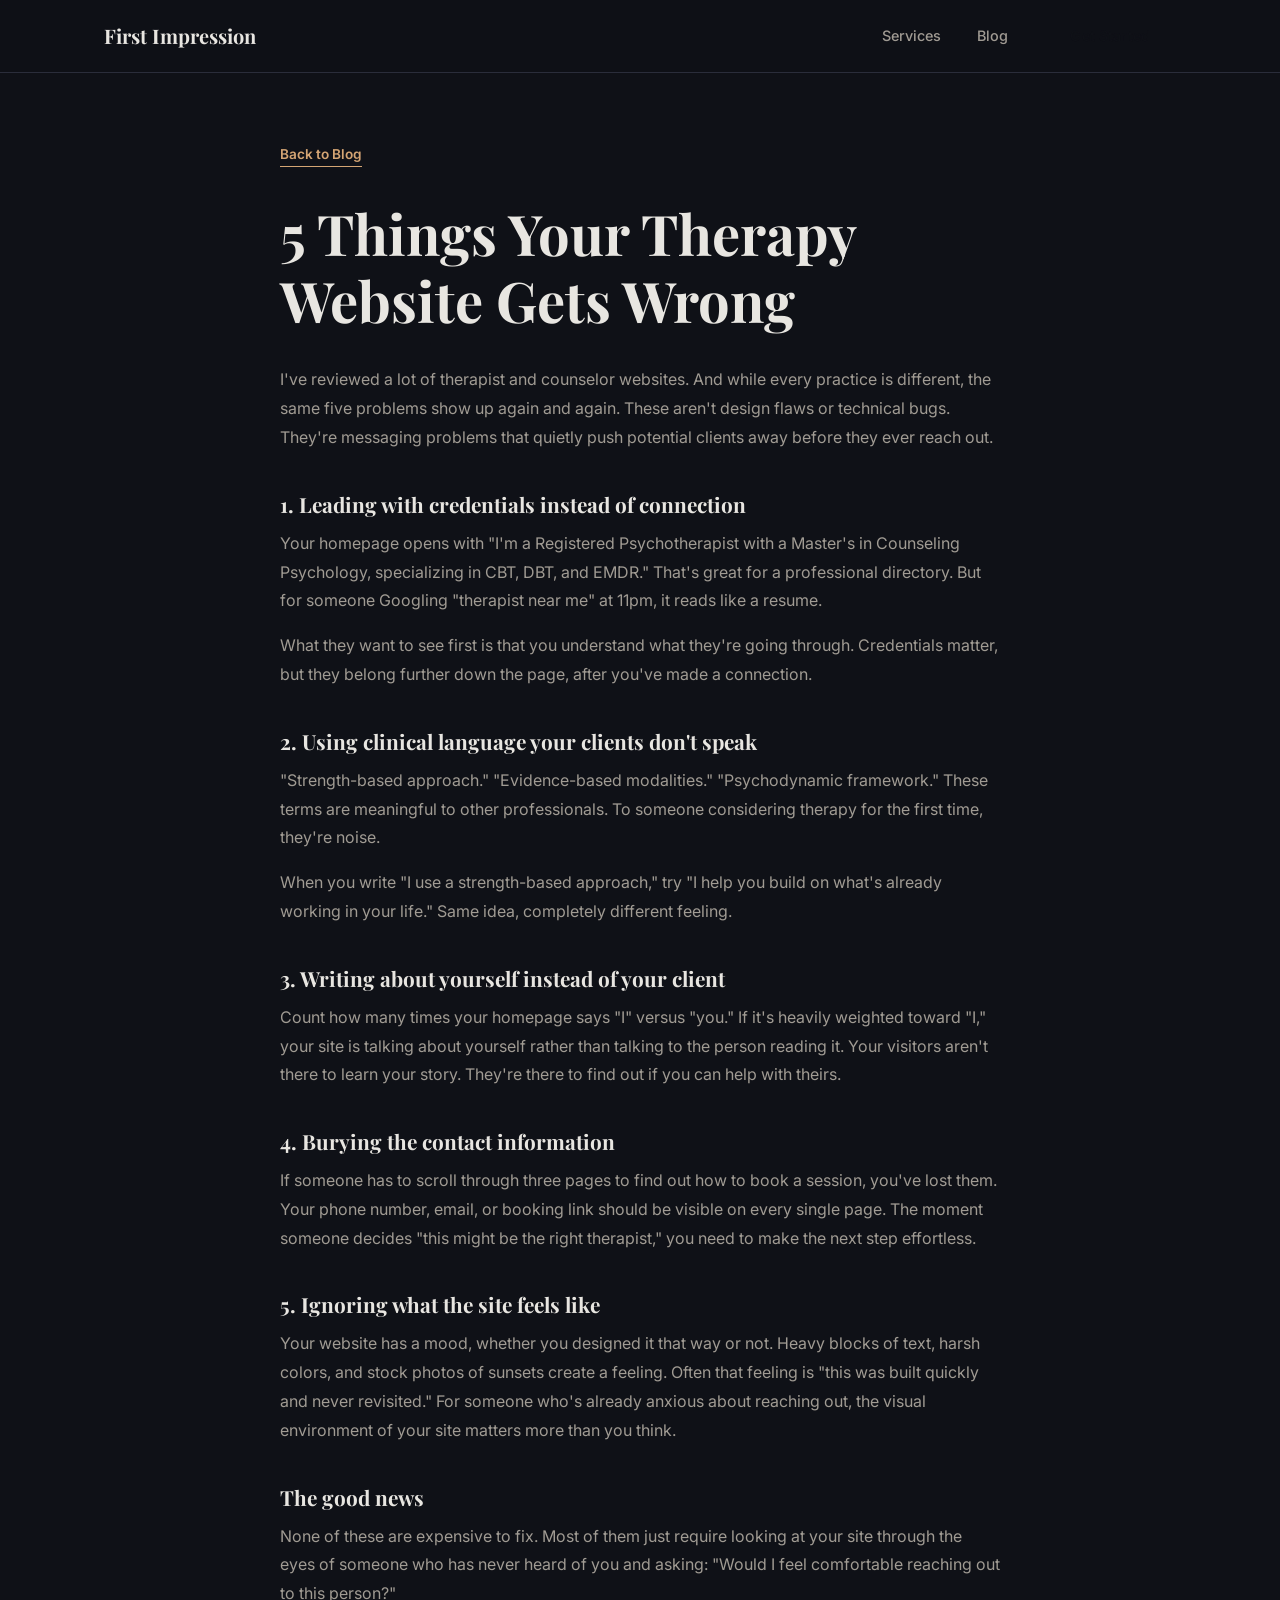
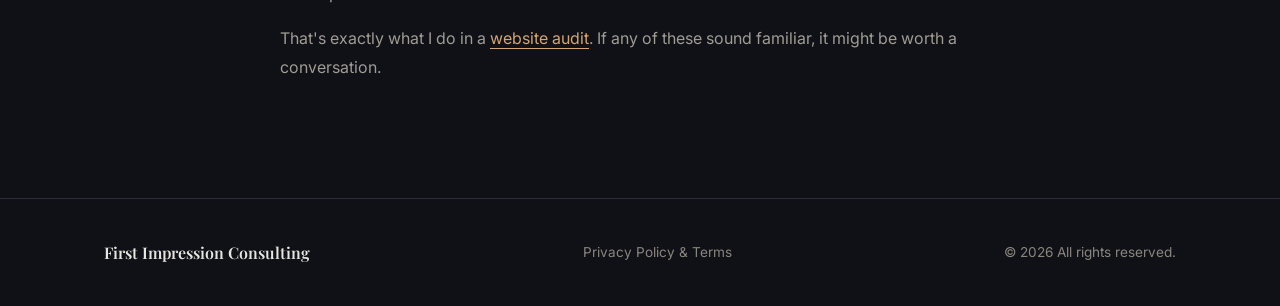
<file: blog/5-things-therapy-websites-get-wrong.html>
<!DOCTYPE html>
<html lang="en">
<head>
  <meta charset="UTF-8">
  <meta name="viewport" content="width=device-width, initial-scale=1.0">
  <title>5 Things Your Therapy Website Gets Wrong | First Impression Consulting</title>
  <meta name="description" content="Most therapist websites make the same mistakes. Here's what potential clients actually see when they land on your page.">
  <meta property="og:title" content="5 Things Your Therapy Website Gets Wrong">
  <meta property="og:description" content="Most therapist websites make the same mistakes. Here's what potential clients actually see when they land on your page.">
  <meta property="og:type" content="article">
  <link rel="preconnect" href="https://fonts.googleapis.com">
  <link rel="preconnect" href="https://fonts.gstatic.com" crossorigin>
  <link href="https://fonts.googleapis.com/css2?family=Inter:wght@400;500;600;700&family=Playfair+Display:wght@600;700&display=swap" rel="stylesheet">
  <link rel="stylesheet" href="../styles.css">
</head>
<body>

  <a href="#main-content" class="skip-link">Skip to main content</a>

  <nav class="nav" aria-label="Main navigation">
    <div class="container nav-inner">
      <a href="../index.html" class="nav-logo">First Impression</a>
      <ul class="nav-links">
        <li><a href="../index.html#services">Services</a></li>
        <li><a href="./">Blog</a></li>
        <li><a href="../index.html#contact" class="btn btn-sm">Get Started</a></li>
      </ul>
      <button class="nav-toggle" aria-label="Toggle menu" aria-expanded="false">
        <span></span>
        <span></span>
        <span></span>
      </button>
    </div>
  </nav>

  <main id="main-content">
  <article class="section blog-post">
    <div class="container">
      <div class="blog-post-content">
        <a href="./" class="blog-back">Back to Blog</a>
        <h1>5 Things Your Therapy Website Gets Wrong</h1>

        <p>I've reviewed a lot of therapist and counselor websites. And while every practice is different, the same five problems show up again and again. These aren't design flaws or technical bugs. They're messaging problems that quietly push potential clients away before they ever reach out.</p>

        <h2>1. Leading with credentials instead of connection</h2>
        <p>Your homepage opens with "I'm a Registered Psychotherapist with a Master's in Counseling Psychology, specializing in CBT, DBT, and EMDR." That's great for a professional directory. But for someone Googling "therapist near me" at 11pm, it reads like a resume.</p>
        <p>What they want to see first is that you understand what they're going through. Credentials matter, but they belong further down the page, after you've made a connection.</p>

        <h2>2. Using clinical language your clients don't speak</h2>
        <p>"Strength-based approach." "Evidence-based modalities." "Psychodynamic framework." These terms are meaningful to other professionals. To someone considering therapy for the first time, they're noise.</p>
        <p>When you write "I use a strength-based approach," try "I help you build on what's already working in your life." Same idea, completely different feeling.</p>

        <h2>3. Writing about yourself instead of your client</h2>
        <p>Count how many times your homepage says "I" versus "you." If it's heavily weighted toward "I," your site is talking about yourself rather than talking to the person reading it. Your visitors aren't there to learn your story. They're there to find out if you can help with theirs.</p>

        <h2>4. Burying the contact information</h2>
        <p>If someone has to scroll through three pages to find out how to book a session, you've lost them. Your phone number, email, or booking link should be visible on every single page. The moment someone decides "this might be the right therapist," you need to make the next step effortless.</p>

        <h2>5. Ignoring what the site feels like</h2>
        <p>Your website has a mood, whether you designed it that way or not. Heavy blocks of text, harsh colors, and stock photos of sunsets create a feeling. Often that feeling is "this was built quickly and never revisited." For someone who's already anxious about reaching out, the visual environment of your site matters more than you think.</p>

        <h2>The good news</h2>
        <p>None of these are expensive to fix. Most of them just require looking at your site through the eyes of someone who has never heard of you and asking: "Would I feel comfortable reaching out to this person?"</p>
        <p>That's exactly what I do in a <a href="../index.html#services">website audit</a>. If any of these sound familiar, it might be worth a conversation.</p>
      </div>
    </div>
  </article>
  </main>

  <footer class="footer">
    <div class="container footer-inner">
      <p class="footer-brand">First Impression Consulting</p>
      <div class="footer-links">
        <a href="../privacy.html">Privacy Policy & Terms</a>
      </div>
      <p class="footer-copy">&copy; 2026 All rights reserved.</p>
    </div>
  </footer>

  <script src="../script.js"></script>
</body>
</html>
</file>
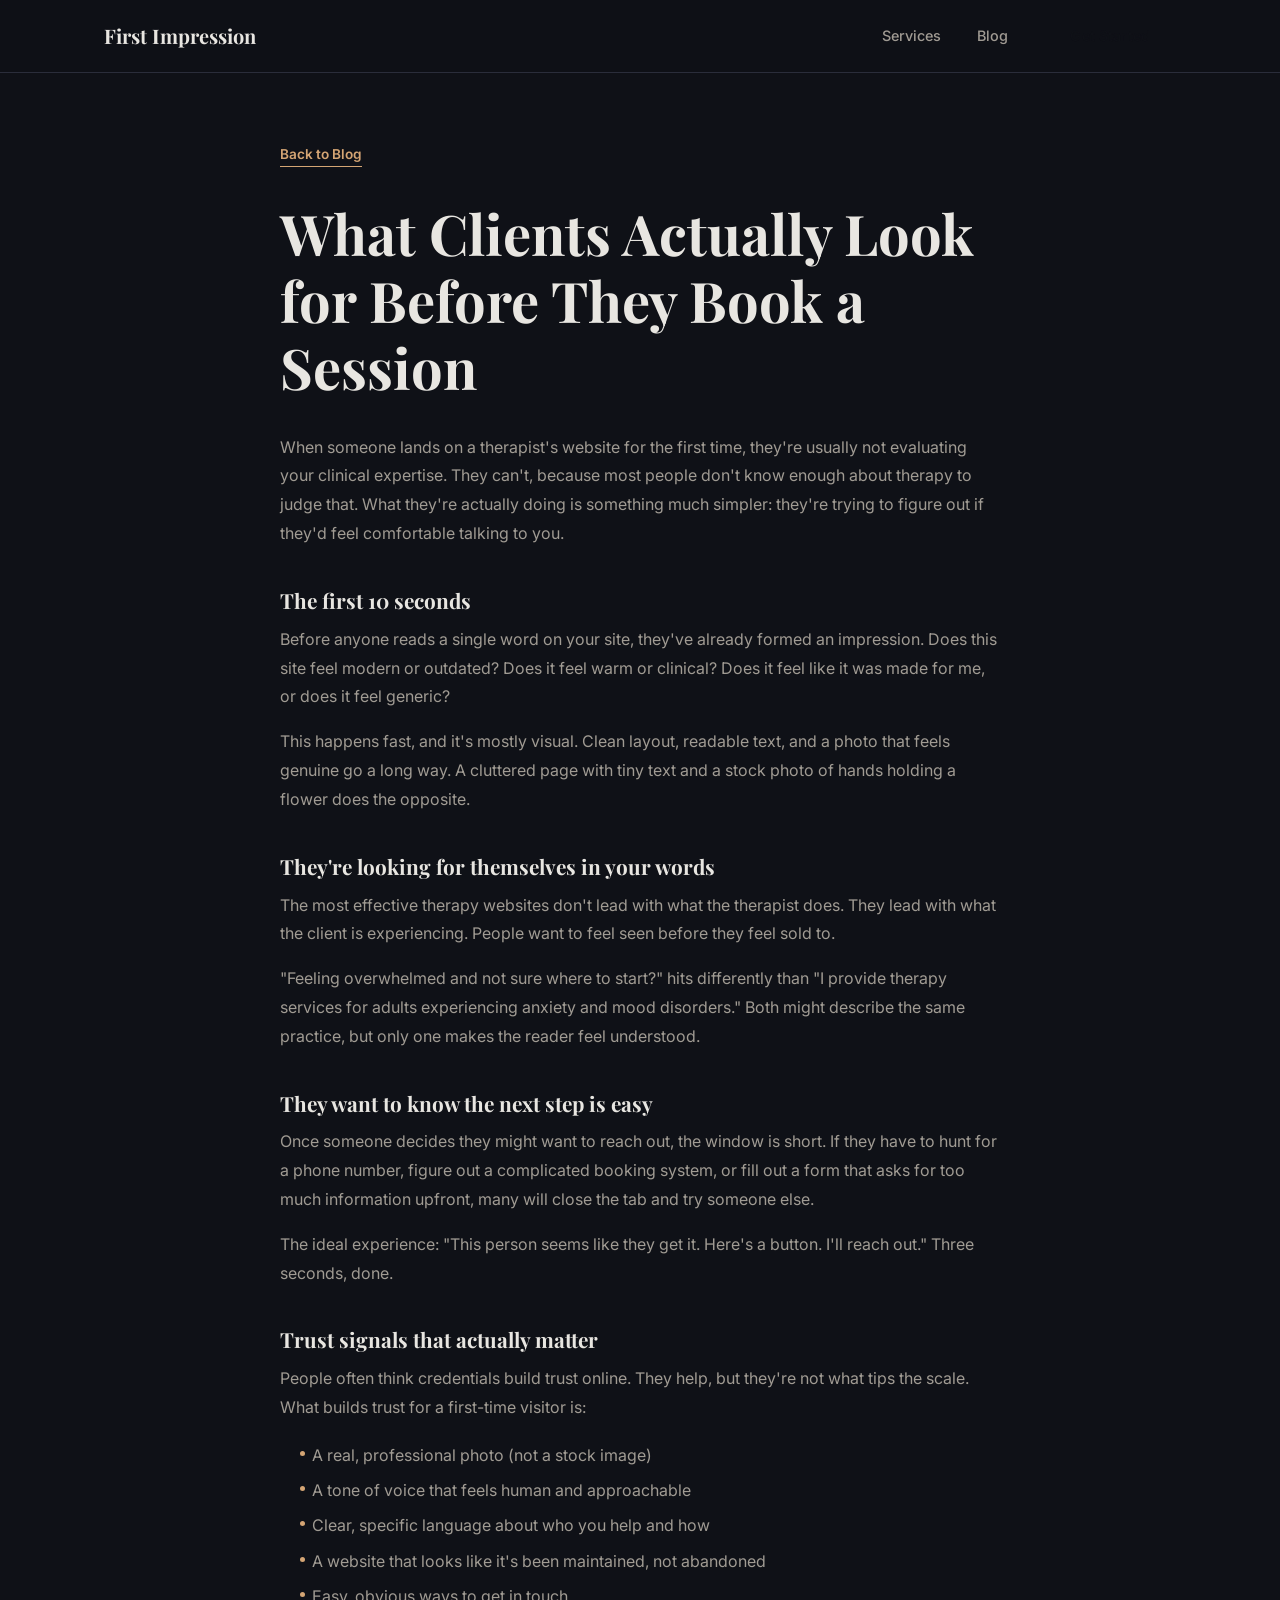
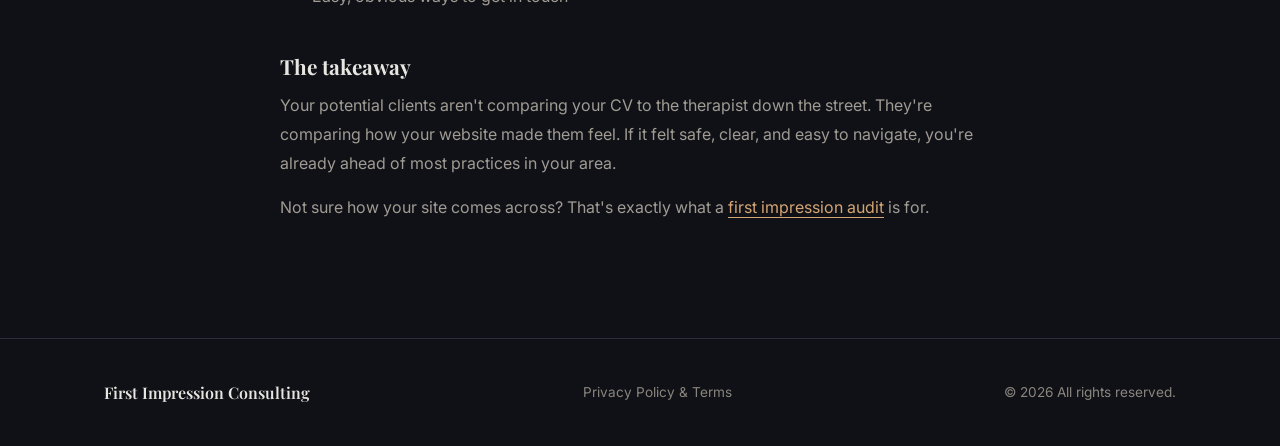
<file: blog/what-clients-look-for-before-booking.html>
<!DOCTYPE html>
<html lang="en">
<head>
  <meta charset="UTF-8">
  <meta name="viewport" content="width=device-width, initial-scale=1.0">
  <title>What Clients Actually Look for Before They Book | First Impression Consulting</title>
  <meta name="description" content="It's not your credentials. It's not your modalities. Here's what really matters to someone visiting your site for the first time.">
  <meta property="og:title" content="What Clients Actually Look for Before They Book a Session">
  <meta property="og:description" content="It's not your credentials. It's not your modalities. Here's what really matters to someone visiting your site for the first time.">
  <meta property="og:type" content="article">
  <link rel="preconnect" href="https://fonts.googleapis.com">
  <link rel="preconnect" href="https://fonts.gstatic.com" crossorigin>
  <link href="https://fonts.googleapis.com/css2?family=Inter:wght@400;500;600;700&family=Playfair+Display:wght@600;700&display=swap" rel="stylesheet">
  <link rel="stylesheet" href="../styles.css">
</head>
<body>

  <a href="#main-content" class="skip-link">Skip to main content</a>

  <nav class="nav" aria-label="Main navigation">
    <div class="container nav-inner">
      <a href="../index.html" class="nav-logo">First Impression</a>
      <ul class="nav-links">
        <li><a href="../index.html#services">Services</a></li>
        <li><a href="./">Blog</a></li>
        <li><a href="../index.html#contact" class="btn btn-sm">Get Started</a></li>
      </ul>
      <button class="nav-toggle" aria-label="Toggle menu" aria-expanded="false">
        <span></span>
        <span></span>
        <span></span>
      </button>
    </div>
  </nav>

  <main id="main-content">
  <article class="section blog-post">
    <div class="container">
      <div class="blog-post-content">
        <a href="./" class="blog-back">Back to Blog</a>
        <h1>What Clients Actually Look for Before They Book a Session</h1>

        <p>When someone lands on a therapist's website for the first time, they're usually not evaluating your clinical expertise. They can't, because most people don't know enough about therapy to judge that. What they're actually doing is something much simpler: they're trying to figure out if they'd feel comfortable talking to you.</p>

        <h2>The first 10 seconds</h2>
        <p>Before anyone reads a single word on your site, they've already formed an impression. Does this site feel modern or outdated? Does it feel warm or clinical? Does it feel like it was made for me, or does it feel generic?</p>
        <p>This happens fast, and it's mostly visual. Clean layout, readable text, and a photo that feels genuine go a long way. A cluttered page with tiny text and a stock photo of hands holding a flower does the opposite.</p>

        <h2>They're looking for themselves in your words</h2>
        <p>The most effective therapy websites don't lead with what the therapist does. They lead with what the client is experiencing. People want to feel seen before they feel sold to.</p>
        <p>"Feeling overwhelmed and not sure where to start?" hits differently than "I provide therapy services for adults experiencing anxiety and mood disorders." Both might describe the same practice, but only one makes the reader feel understood.</p>

        <h2>They want to know the next step is easy</h2>
        <p>Once someone decides they might want to reach out, the window is short. If they have to hunt for a phone number, figure out a complicated booking system, or fill out a form that asks for too much information upfront, many will close the tab and try someone else.</p>
        <p>The ideal experience: "This person seems like they get it. Here's a button. I'll reach out." Three seconds, done.</p>

        <h2>Trust signals that actually matter</h2>
        <p>People often think credentials build trust online. They help, but they're not what tips the scale. What builds trust for a first-time visitor is:</p>
        <ul>
          <li>A real, professional photo (not a stock image)</li>
          <li>A tone of voice that feels human and approachable</li>
          <li>Clear, specific language about who you help and how</li>
          <li>A website that looks like it's been maintained, not abandoned</li>
          <li>Easy, obvious ways to get in touch</li>
        </ul>

        <h2>The takeaway</h2>
        <p>Your potential clients aren't comparing your CV to the therapist down the street. They're comparing how your website made them feel. If it felt safe, clear, and easy to navigate, you're already ahead of most practices in your area.</p>
        <p>Not sure how your site comes across? That's exactly what a <a href="../index.html#services">first impression audit</a> is for.</p>
      </div>
    </div>
  </article>
  </main>

  <footer class="footer">
    <div class="container footer-inner">
      <p class="footer-brand">First Impression Consulting</p>
      <div class="footer-links">
        <a href="../privacy.html">Privacy Policy & Terms</a>
      </div>
      <p class="footer-copy">&copy; 2026 All rights reserved.</p>
    </div>
  </footer>

  <script src="../script.js"></script>
</body>
</html>
</file>
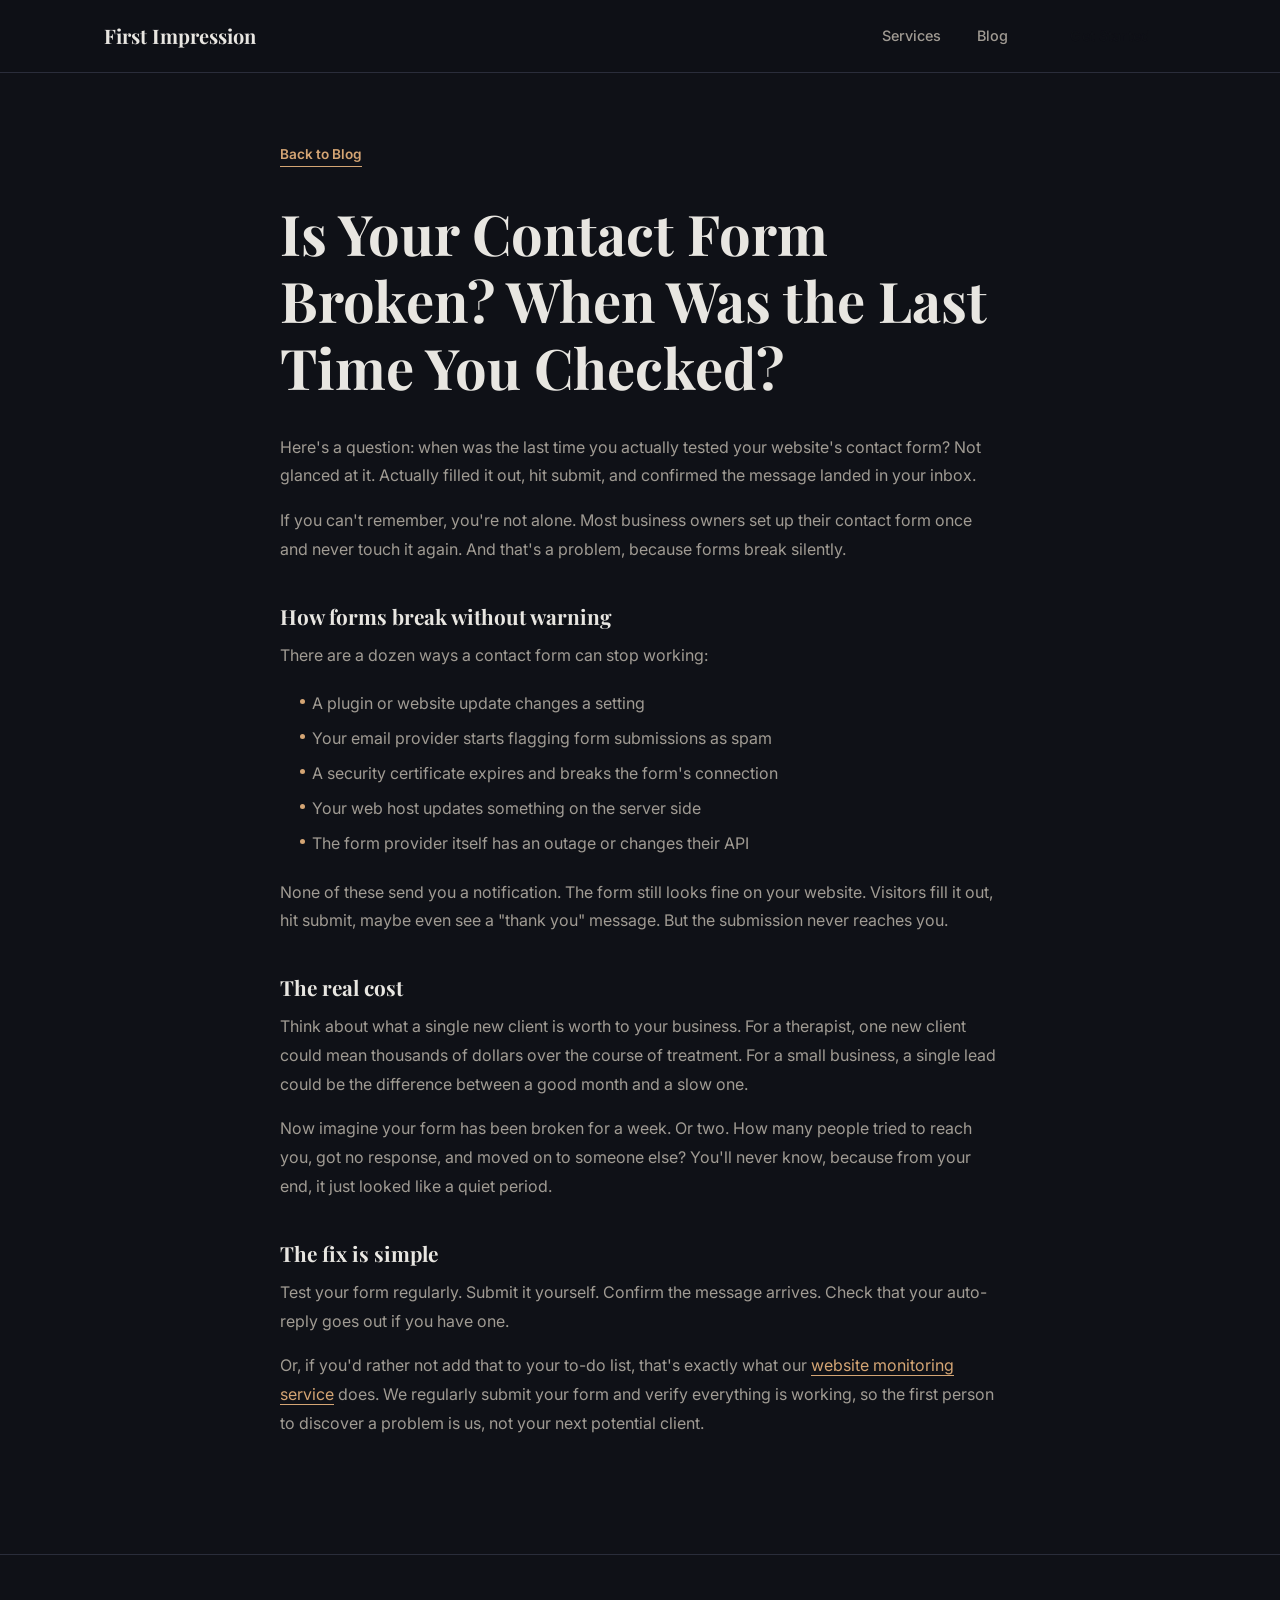
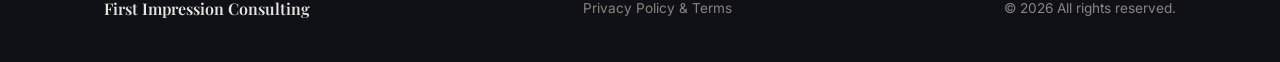
<file: blog/your-contact-form-is-probably-broken.html>
<!DOCTYPE html>
<html lang="en">
<head>
  <meta charset="UTF-8">
  <meta name="viewport" content="width=device-width, initial-scale=1.0">
  <title>Your Contact Form Is Probably Broken | First Impression Consulting</title>
  <meta name="description" content="If your contact form stopped working today, how long would it take you to find out? For most businesses, the answer is scary.">
  <meta property="og:title" content="Is Your Contact Form Broken? When Was the Last Time You Checked?">
  <meta property="og:description" content="If your contact form stopped working today, how long would it take you to find out? For most businesses, the answer is scary.">
  <meta property="og:type" content="article">
  <link rel="preconnect" href="https://fonts.googleapis.com">
  <link rel="preconnect" href="https://fonts.gstatic.com" crossorigin>
  <link href="https://fonts.googleapis.com/css2?family=Inter:wght@400;500;600;700&family=Playfair+Display:wght@600;700&display=swap" rel="stylesheet">
  <link rel="stylesheet" href="../styles.css">
</head>
<body>

  <a href="#main-content" class="skip-link">Skip to main content</a>

  <nav class="nav" aria-label="Main navigation">
    <div class="container nav-inner">
      <a href="../index.html" class="nav-logo">First Impression</a>
      <ul class="nav-links">
        <li><a href="../index.html#services">Services</a></li>
        <li><a href="./">Blog</a></li>
        <li><a href="../index.html#contact" class="btn btn-sm">Get Started</a></li>
      </ul>
      <button class="nav-toggle" aria-label="Toggle menu" aria-expanded="false">
        <span></span>
        <span></span>
        <span></span>
      </button>
    </div>
  </nav>

  <main id="main-content">
  <article class="section blog-post">
    <div class="container">
      <div class="blog-post-content">
        <a href="./" class="blog-back">Back to Blog</a>
        <h1>Is Your Contact Form Broken? When Was the Last Time You Checked?</h1>

        <p>Here's a question: when was the last time you actually tested your website's contact form? Not glanced at it. Actually filled it out, hit submit, and confirmed the message landed in your inbox.</p>
        <p>If you can't remember, you're not alone. Most business owners set up their contact form once and never touch it again. And that's a problem, because forms break silently.</p>

        <h2>How forms break without warning</h2>
        <p>There are a dozen ways a contact form can stop working:</p>
        <ul>
          <li>A plugin or website update changes a setting</li>
          <li>Your email provider starts flagging form submissions as spam</li>
          <li>A security certificate expires and breaks the form's connection</li>
          <li>Your web host updates something on the server side</li>
          <li>The form provider itself has an outage or changes their API</li>
        </ul>
        <p>None of these send you a notification. The form still looks fine on your website. Visitors fill it out, hit submit, maybe even see a "thank you" message. But the submission never reaches you.</p>

        <h2>The real cost</h2>
        <p>Think about what a single new client is worth to your business. For a therapist, one new client could mean thousands of dollars over the course of treatment. For a small business, a single lead could be the difference between a good month and a slow one.</p>
        <p>Now imagine your form has been broken for a week. Or two. How many people tried to reach you, got no response, and moved on to someone else? You'll never know, because from your end, it just looked like a quiet period.</p>

        <h2>The fix is simple</h2>
        <p>Test your form regularly. Submit it yourself. Confirm the message arrives. Check that your auto-reply goes out if you have one.</p>
        <p>Or, if you'd rather not add that to your to-do list, that's exactly what our <a href="../index.html#services">website monitoring service</a> does. We regularly submit your form and verify everything is working, so the first person to discover a problem is us, not your next potential client.</p>
      </div>
    </div>
  </article>
  </main>

  <footer class="footer">
    <div class="container footer-inner">
      <p class="footer-brand">First Impression Consulting</p>
      <div class="footer-links">
        <a href="../privacy.html">Privacy Policy & Terms</a>
      </div>
      <p class="footer-copy">&copy; 2026 All rights reserved.</p>
    </div>
  </footer>

  <script src="../script.js"></script>
</body>
</html>
</file>
<file: styles.css>
/* ============================================
   First Impression Consulting — Styles
   ============================================ */

:root {
  --color-bg: #0F1117;
  --color-bg-alt: #161821;
  --color-surface: #1C1E2A;
  --color-surface-raised: #242736;
  --color-text: #E8E6E1;
  --color-text-secondary: #A09B93;
  --color-text-muted: #8A857D;
  --color-accent: #D4A574;
  --color-accent-hover: #E0B88A;
  --color-highlight: #D4A574;
  --color-highlight-light: #E8C9A0;
  --color-border: #2A2D3A;
  --color-border-light: #222433;

  --font-body: 'Inter', -apple-system, BlinkMacSystemFont, sans-serif;
  --font-heading: 'Playfair Display', Georgia, serif;

  --container: 1120px;
  --radius: 8px;
  --radius-lg: 16px;
  --shadow-sm: 0 1px 3px rgba(0,0,0,0.2), 0 1px 2px rgba(0,0,0,0.3);
  --shadow-md: 0 4px 12px rgba(0,0,0,0.3), 0 2px 4px rgba(0,0,0,0.2);
  --shadow-lg: 0 12px 40px rgba(0,0,0,0.4), 0 4px 12px rgba(0,0,0,0.2);
  --transition: 0.2s ease;
}

/* Reset */
*, *::before, *::after {
  margin: 0;
  padding: 0;
  box-sizing: border-box;
}

html {
  scroll-behavior: smooth;
  scroll-padding-top: 80px;
}

body {
  font-family: var(--font-body);
  font-size: 16px;
  line-height: 1.7;
  color: var(--color-text);
  background: var(--color-bg);
  -webkit-font-smoothing: antialiased;
  -moz-osx-font-smoothing: grayscale;
}

img { max-width: 100%; display: block; }
a { color: inherit; text-decoration: none; }
ul { list-style: none; }

/* Skip link */
.skip-link {
  position: absolute;
  top: -100%;
  left: 16px;
  padding: 12px 24px;
  background: var(--color-accent);
  color: var(--color-bg);
  font-size: 0.9rem;
  font-weight: 600;
  border-radius: var(--radius);
  z-index: 9999;
  transition: top 0.2s;
}

.skip-link:focus {
  top: 12px;
}

/* Focus styles */
:focus-visible {
  outline: 2px solid var(--color-highlight);
  outline-offset: 3px;
}

.btn:focus-visible {
  outline: 2px solid var(--color-highlight);
  outline-offset: 3px;
}

/* Desktop-only line break */
.desktop-break {
  display: inline;
}


/* Container */
.container {
  max-width: var(--container);
  margin: 0 auto;
  padding: 0 24px;
}

/* Typography */
h1, h2, h3 {
  font-family: var(--font-heading);
  font-weight: 700;
  line-height: 1.2;
  color: var(--color-text);
}

h1 { font-size: clamp(2.2rem, 5vw, 3.5rem); }
h2 { font-size: clamp(1.8rem, 3.5vw, 2.5rem); }
h3 { font-size: 1.25rem; }

h1 em, h2 em {
  font-style: italic;
  color: var(--color-highlight);
}

/* Buttons */
.btn {
  display: inline-flex;
  align-items: center;
  justify-content: center;
  padding: 14px 32px;
  font-family: var(--font-body);
  font-size: 0.95rem;
  font-weight: 600;
  border-radius: var(--radius);
  border: 2px solid transparent;
  cursor: pointer;
  transition: all var(--transition);
  letter-spacing: 0.01em;
}

.btn-sm {
  padding: 10px 24px;
  font-size: 0.875rem;
}

.btn-primary {
  background: var(--color-accent);
  color: var(--color-bg);
  border-color: var(--color-accent);
}

.btn-primary:hover {
  background: var(--color-accent-hover);
  border-color: var(--color-accent-hover);
  transform: translateY(-1px);
  box-shadow: var(--shadow-md);
}

.btn-outline {
  background: transparent;
  color: var(--color-accent);
  border-color: var(--color-accent);
}

.btn-outline:hover {
  background: var(--color-accent);
  color: var(--color-bg);
  transform: translateY(-1px);
}

.btn-full {
  width: 100%;
  margin-top: 24px;
}

/* ============================================
   Navigation
   ============================================ */
.nav {
  position: fixed;
  top: 0;
  left: 0;
  right: 0;
  z-index: 1000;
  background: rgba(15, 17, 23, 0.88);
  backdrop-filter: blur(12px);
  -webkit-backdrop-filter: blur(12px);
  border-bottom: 1px solid var(--color-border);
}

.nav-inner {
  display: flex;
  align-items: center;
  justify-content: space-between;
  height: 72px;
}

.nav-logo {
  font-family: var(--font-heading);
  font-size: 1.25rem;
  font-weight: 700;
  color: var(--color-text);
}

.nav-links {
  display: flex;
  align-items: center;
  gap: 36px;
}

.nav-links a {
  font-size: 0.9rem;
  font-weight: 500;
  color: var(--color-text-secondary);
  transition: color var(--transition);
}

.nav-links a:hover {
  color: var(--color-text);
}

.nav-links .btn {
  color: var(--color-bg);
}

.nav-toggle {
  display: none;
  flex-direction: column;
  gap: 5px;
  background: none;
  border: none;
  cursor: pointer;
  padding: 4px;
}

.nav-toggle span {
  width: 24px;
  height: 2px;
  background: var(--color-text-secondary);
  border-radius: 2px;
  transition: all var(--transition);
}

/* ============================================
   Hero
   ============================================ */
.hero {
  padding: 160px 0 100px;
  background: linear-gradient(180deg, var(--color-bg) 0%, var(--color-bg-alt) 100%);
}

.hero-content {
  max-width: 720px;
}

.hero-label {
  display: inline-block;
  font-size: 0.8rem;
  font-weight: 600;
  letter-spacing: 0.1em;
  text-transform: uppercase;
  color: var(--color-highlight);
  margin-bottom: 20px;
}

.hero h1 {
  margin-bottom: 24px;
}

.hero-sub {
  font-size: 1.15rem;
  line-height: 1.8;
  color: var(--color-text-secondary);
  max-width: 600px;
  margin-bottom: 40px;
}

.hero-actions {
  display: flex;
  gap: 16px;
  flex-wrap: wrap;
}

/* ============================================
   Sections (shared)
   ============================================ */
.section {
  padding: 100px 0;
}

.section-header {
  text-align: center;
  margin-bottom: 64px;
}

.section-label {
  display: inline-block;
  font-size: 0.8rem;
  font-weight: 600;
  letter-spacing: 0.1em;
  text-transform: uppercase;
  color: var(--color-highlight);
  margin-bottom: 12px;
}

.section-header h2 {
  margin-bottom: 16px;
}

/* ============================================
   Problem Section
   ============================================ */
.problem {
  background: var(--color-surface);
}

.problem-card {
  background: var(--color-surface-raised);
}

.problem-grid {
  display: grid;
  grid-template-columns: repeat(3, 1fr);
  gap: 32px;
}

.problem-card {
  padding: 36px;
  border: 1px solid var(--color-border);
  border-radius: var(--radius-lg);
  transition: all var(--transition);
}


.problem-icon {
  width: 48px;
  height: 48px;
  display: flex;
  align-items: center;
  justify-content: center;
  background: rgba(212, 165, 116, 0.1);
  border-radius: var(--radius);
  margin-bottom: 20px;
  color: var(--color-highlight);
}

.problem-card h3 {
  margin-bottom: 10px;
  font-family: var(--font-body);
  font-weight: 600;
}

.problem-card p {
  color: var(--color-text-secondary);
  font-size: 0.95rem;
}

/* ============================================
   Who This Is For
   ============================================ */
.who-for {
  background: var(--color-bg-alt);
}

.who-grid {
  display: flex;
  flex-wrap: wrap;
  gap: 12px;
  justify-content: center;
}

.who-item {
  padding: 12px 24px;
  background: var(--color-surface);
  border: 1px solid var(--color-border);
  border-radius: 40px;
  font-size: 0.95rem;
  font-weight: 500;
  color: var(--color-text-secondary);
}

/* ============================================
   Services
   ============================================ */
.services {
  background: var(--color-bg);
}

.services-grid {
  display: grid;
  grid-template-columns: repeat(2, 1fr);
  gap: 32px;
}

.service-card {
  position: relative;
  background: var(--color-surface);
  border: 1px solid var(--color-border);
  border-radius: var(--radius-lg);
  padding: 48px 40px 40px;
  transition: all var(--transition);
}

.service-card:hover {
  box-shadow: var(--shadow-lg);
  transform: translateY(-2px);
}

.service-callout {
  font-family: var(--font-heading);
  font-size: 1.1rem;
  font-style: italic;
  color: var(--color-highlight);
  margin-bottom: 16px;
  line-height: 1.5;
}

.service-badge {
  position: absolute;
  top: -12px;
  left: 40px;
  padding: 6px 16px;
  background: var(--color-accent);
  color: var(--color-bg);
  font-size: 0.75rem;
  font-weight: 600;
  letter-spacing: 0.05em;
  text-transform: uppercase;
  border-radius: 20px;
}

.service-badge-alt {
  background: var(--color-highlight);
}

.service-card h3 {
  font-size: 1.5rem;
  margin-bottom: 16px;
}

.service-desc {
  color: var(--color-text-secondary);
  margin-bottom: 24px;
  font-size: 0.95rem;
}

.service-list {
  margin-bottom: 32px;
}

.service-list li {
  position: relative;
  padding: 6px 0 6px 24px;
  font-size: 0.95rem;
  color: var(--color-text-secondary);
}

.service-list li::before {
  content: '';
  position: absolute;
  left: 0;
  top: 14px;
  width: 8px;
  height: 8px;
  background: var(--color-highlight);
  border-radius: 50%;
}

.service-options {
  border-top: 1px solid var(--color-border-light);
  padding-top: 24px;
  margin-bottom: 8px;
}

.service-option {
  display: flex;
  flex-direction: column;
  gap: 2px;
  padding: 14px 0;
  border-bottom: 1px solid var(--color-border-light);
}

.service-option:last-child {
  border-bottom: none;
}

.option-label {
  font-weight: 600;
  font-size: 0.95rem;
}

.option-price {
  font-weight: 700;
  font-size: 0.95rem;
  color: var(--color-highlight);
}

.option-detail {
  font-size: 0.85rem;
  color: var(--color-text-muted);
}

/* ============================================
   Specialty
   ============================================ */
.specialty {
  background: #1A1510;
  color: #fff;
  border-top: 1px solid rgba(212, 165, 116, 0.15);
  border-bottom: 1px solid rgba(212, 165, 116, 0.15);
}

.specialty-inner {
  display: grid;
  grid-template-columns: 1.4fr 1fr;
  gap: 64px;
  align-items: center;
}

.specialty .section-label {
  color: var(--color-highlight-light);
}

.specialty h2 {
  color: #fff;
  margin-bottom: 24px;
}

.specialty-content p {
  color: rgba(255,255,255,0.8);
  margin-bottom: 16px;
  font-size: 1.05rem;
}

.specialty-highlights {
  display: flex;
  flex-direction: column;
  gap: 32px;
}

.highlight {
  display: flex;
  flex-direction: column;
  gap: 4px;
  padding: 24px;
  background: rgba(212, 165, 116, 0.06);
  border-radius: var(--radius-lg);
  border: 1px solid rgba(212, 165, 116, 0.12);
}

.highlight-number {
  font-family: var(--font-heading);
  font-size: 1.5rem;
  font-weight: 700;
  color: var(--color-highlight-light);
}

.highlight-text {
  font-size: 0.9rem;
  color: rgba(255,255,255,0.6);
}

/* ============================================
   Before & After Examples
   ============================================ */
.examples {
  background: var(--color-bg);
}

.examples-intro {
  color: var(--color-text-secondary);
  font-size: 1.05rem;
  max-width: 600px;
  margin: 0 auto;
}

.example-block {
  display: grid;
  grid-template-columns: 1fr 1fr;
  gap: 28px;
  margin-bottom: 48px;
}

.example-block:last-of-type {
  margin-bottom: 0;
}

.example-card {
  position: relative;
  padding: 36px 32px 32px;
  border-radius: var(--radius-lg);
  border: 1px solid var(--color-border);
}

.example-before {
  background: var(--color-surface);
  border-color: rgba(220, 80, 80, 0.2);
}

.example-after {
  background: var(--color-surface);
  border-color: rgba(100, 200, 130, 0.2);
}

.example-tag {
  display: inline-block;
  padding: 4px 14px;
  font-size: 0.7rem;
  font-weight: 700;
  letter-spacing: 0.1em;
  text-transform: uppercase;
  border-radius: 20px;
  margin-bottom: 20px;
}

.example-before .example-tag {
  background: rgba(220, 80, 80, 0.12);
  color: #E87070;
}

.example-after .example-tag {
  background: rgba(100, 200, 130, 0.12);
  color: #6BC88B;
}

.example-text {
  font-size: 1.05rem;
  line-height: 1.8;
  color: var(--color-text);
  font-style: italic;
  margin-bottom: 24px;
  padding-bottom: 24px;
  border-bottom: 1px solid var(--color-border);
}

.example-problems-label {
  font-size: 0.8rem;
  font-weight: 600;
  text-transform: uppercase;
  letter-spacing: 0.06em;
  color: var(--color-text-muted);
  margin-bottom: 12px;
}

.example-problems ul,
.example-whyworks ul {
  display: flex;
  flex-direction: column;
  gap: 8px;
}

.example-problems li,
.example-whyworks li {
  position: relative;
  padding-left: 20px;
  font-size: 0.9rem;
  color: var(--color-text-secondary);
  line-height: 1.6;
}

.example-problems li::before {
  content: '';
  position: absolute;
  left: 0;
  top: 8px;
  width: 8px;
  height: 8px;
  border-radius: 50%;
  background: rgba(220, 80, 80, 0.4);
}

.example-whyworks li::before {
  content: '';
  position: absolute;
  left: 0;
  top: 8px;
  width: 8px;
  height: 8px;
  border-radius: 50%;
  background: rgba(100, 200, 130, 0.4);
}

.examples-cta {
  text-align: center;
  margin-top: 48px;
  font-size: 1.05rem;
  color: var(--color-text-secondary);
}

.examples-cta a {
  color: var(--color-accent);
  font-weight: 600;
  border-bottom: 1px solid var(--color-accent);
  transition: color var(--transition);
}

.examples-cta a:hover {
  color: var(--color-accent-hover);
  border-color: var(--color-accent-hover);
}

@media (max-width: 900px) {
  .example-block {
    grid-template-columns: 1fr;
  }
}

/* ============================================
   How It Works
   ============================================ */
.how-it-works {
  background: var(--color-bg-alt);
}

.steps {
  display: grid;
  grid-template-columns: repeat(3, 1fr);
  gap: 48px;
}

.step {
  text-align: center;
  padding: 0 16px;
}

.step-num {
  font-family: var(--font-heading);
  font-size: 3rem;
  font-weight: 700;
  color: var(--color-highlight-light);
  margin-bottom: 16px;
  line-height: 1;
}

.step h3 {
  font-family: var(--font-body);
  font-weight: 600;
  margin-bottom: 12px;
}

.step p {
  color: var(--color-text-secondary);
  font-size: 0.95rem;
}

/* ============================================
   About
   ============================================ */
.about {
  background: var(--color-bg);
}

.about-inner {
  max-width: 680px;
  margin: 0 auto;
}

.about .section-label {
  margin-bottom: 12px;
}

.about h2 {
  margin-bottom: 24px;
}

.about-content p {
  color: var(--color-text-secondary);
  font-size: 1.05rem;
  margin-bottom: 16px;
}

/* ============================================
   Contact
   ============================================ */
.contact {
  background: var(--color-surface);
}

.form-placeholder {
  border-color: var(--color-border);
}

.contact-inner {
  max-width: 640px;
  margin: 0 auto;
}

.contact-sub {
  color: var(--color-text-secondary);
  font-size: 1.05rem;
}

.form-placeholder {
  margin-top: 48px;
  padding: 64px 32px;
  border: 2px dashed var(--color-border);
  border-radius: var(--radius-lg);
  text-align: center;
}

.form-placeholder-inner p {
  color: var(--color-text-secondary);
  font-size: 1rem;
}

.form-placeholder-note {
  font-size: 0.85rem;
  color: var(--color-text-muted);
  margin-top: 8px;
}

/* ============================================
   Footer
   ============================================ */
.footer {
  padding: 40px 0;
  border-top: 1px solid var(--color-border);
}

.footer-inner {
  display: flex;
  align-items: center;
  justify-content: space-between;
}

.footer-brand {
  font-family: var(--font-heading);
  font-weight: 600;
  font-size: 1rem;
}

.footer-copy {
  font-size: 0.85rem;
  color: var(--color-text-muted);
}

.footer-links {
  display: flex;
  gap: 24px;
}

.footer-links a {
  font-size: 0.85rem;
  color: var(--color-text-muted);
  transition: color var(--transition);
}

.footer-links a:hover {
  color: var(--color-text-secondary);
}

/* ============================================
   Legal / Privacy Page
   ============================================ */
.legal-page {
  padding-top: 140px;
  background: var(--color-bg);
}

.legal-content {
  max-width: 720px;
  margin: 0 auto;
}

.legal-content h1 {
  margin-bottom: 8px;
}

.legal-updated {
  font-size: 0.85rem;
  color: var(--color-text-muted);
  margin-bottom: 48px;
}

.legal-content h2 {
  font-size: 1.3rem;
  margin-top: 40px;
  margin-bottom: 12px;
}

.legal-content p {
  color: var(--color-text-secondary);
  margin-bottom: 12px;
  font-size: 0.95rem;
}

.legal-content ul {
  margin-bottom: 16px;
  padding-left: 20px;
}

.legal-content li {
  position: relative;
  padding: 4px 0 4px 12px;
  font-size: 0.95rem;
  color: var(--color-text-secondary);
  list-style: none;
}

.legal-content li::before {
  content: '';
  position: absolute;
  left: 0;
  top: 12px;
  width: 5px;
  height: 5px;
  background: var(--color-text-muted);
  border-radius: 50%;
}

.legal-content a {
  color: var(--color-highlight);
  border-bottom: 1px solid var(--color-highlight);
  transition: color var(--transition);
}

.legal-content a:hover {
  color: var(--color-highlight-light);
  border-color: var(--color-highlight-light);
}

/* ============================================
   Charity
   ============================================ */
.charity {
  background: var(--color-bg);
  border-top: 1px solid var(--color-border);
}

.charity-inner {
  max-width: 640px;
  margin: 0 auto;
  text-align: center;
}

.charity-inner h2 {
  margin-bottom: 16px;
}

.charity-inner p {
  color: var(--color-text-secondary);
  font-size: 1rem;
  margin-bottom: 28px;
  line-height: 1.8;
}

/* ============================================
   FAQ
   ============================================ */
.faq {
  background: var(--color-surface);
}

.faq-list {
  max-width: 720px;
  margin: 0 auto;
}

.faq-item {
  border-bottom: 1px solid var(--color-border);
}

.faq-item summary {
  padding: 20px 0;
  font-size: 1.05rem;
  font-weight: 600;
  color: var(--color-text);
  cursor: pointer;
  list-style: none;
  display: flex;
  align-items: center;
  justify-content: space-between;
  gap: 16px;
}

.faq-item summary::-webkit-details-marker {
  display: none;
}

.faq-item summary::after {
  content: '+';
  font-size: 1.4rem;
  font-weight: 400;
  color: var(--color-text-muted);
  flex-shrink: 0;
  transition: transform var(--transition);
}

.faq-item[open] summary::after {
  content: '-';
}

.faq-item p {
  padding: 0 0 20px;
  color: var(--color-text-secondary);
  font-size: 0.95rem;
  line-height: 1.7;
}

/* ============================================
   Blog Index
   ============================================ */
.blog-index {
  padding-top: 140px;
  background: var(--color-bg);
}

.blog-index-sub {
  color: var(--color-text-secondary);
  font-size: 1.05rem;
  margin-bottom: 48px;
}

.blog-grid {
  display: grid;
  grid-template-columns: repeat(3, 1fr);
  gap: 28px;
  margin-top: 48px;
}

.blog-card {
  display: flex;
  flex-direction: column;
  padding: 32px;
  background: var(--color-surface);
  border: 1px solid var(--color-border);
  border-radius: var(--radius-lg);
  transition: all var(--transition);
}

.blog-card:hover {
  border-color: var(--color-highlight);
  box-shadow: var(--shadow-md);
  transform: translateY(-2px);
}

.blog-card-date {
  font-size: 0.8rem;
  font-weight: 600;
  letter-spacing: 0.06em;
  text-transform: uppercase;
  color: var(--color-text-muted);
  margin-bottom: 12px;
}

.blog-card h3 {
  font-size: 1.15rem;
  margin-bottom: 12px;
  line-height: 1.4;
}

.blog-card p {
  color: var(--color-text-secondary);
  font-size: 0.9rem;
}

/* ============================================
   Blog Post
   ============================================ */
.blog-post {
  padding-top: 140px;
  background: var(--color-bg);
}

.blog-post-content {
  max-width: 720px;
  margin: 0 auto;
}

.blog-back {
  display: inline-block;
  font-size: 0.85rem;
  font-weight: 600;
  color: var(--color-text-muted);
  margin-bottom: 32px;
  transition: color var(--transition);
}

.blog-back:hover {
  color: var(--color-highlight);
}

.blog-post-content h1 {
  margin-bottom: 32px;
}

.blog-post-content h2 {
  font-size: 1.3rem;
  margin-top: 40px;
  margin-bottom: 12px;
}

.blog-post-content p {
  color: var(--color-text-secondary);
  margin-bottom: 16px;
  font-size: 1rem;
  line-height: 1.8;
}

.blog-post-content ul {
  margin-bottom: 16px;
  padding-left: 20px;
}

.blog-post-content li {
  position: relative;
  padding: 4px 0 4px 12px;
  font-size: 1rem;
  color: var(--color-text-secondary);
  list-style: none;
  line-height: 1.7;
}

.blog-post-content li::before {
  content: '';
  position: absolute;
  left: 0;
  top: 13px;
  width: 5px;
  height: 5px;
  background: var(--color-highlight);
  border-radius: 50%;
}

.blog-post-content a {
  color: var(--color-highlight);
  border-bottom: 1px solid var(--color-highlight);
  transition: color var(--transition);
}

.blog-post-content a:hover {
  color: var(--color-highlight-light);
  border-color: var(--color-highlight-light);
}

/* ============================================
   404 Page
   ============================================ */
.error-page {
  padding-top: 140px;
  background: var(--color-bg);
}

.error-content {
  text-align: center;
  max-width: 480px;
  margin: 0 auto;
}

.error-content h1 {
  margin-bottom: 16px;
}

.error-content p {
  color: var(--color-text-secondary);
  font-size: 1.05rem;
  margin-bottom: 32px;
}

/* ============================================
   Responsive
   ============================================ */
@media (max-width: 900px) {
  .problem-grid,
  .steps {
    grid-template-columns: 1fr;
    gap: 24px;
  }

  .services-grid {
    grid-template-columns: 1fr;
  }

  .specialty-inner {
    grid-template-columns: 1fr;
    gap: 48px;
  }

  .blog-grid {
    grid-template-columns: 1fr;
  }
}

@media (max-width: 680px) {
  .desktop-break {
    display: none;
  }

  .nav-links {
    display: none;
    position: absolute;
    top: 72px;
    left: 0;
    right: 0;
    flex-direction: column;
    background: var(--color-surface);
    border-bottom: 1px solid var(--color-border);
    padding: 24px;
    gap: 8px;
  }

  .nav-links li a {
    display: block;
    padding: 12px 0;
    min-height: 48px;
  }

  .nav-links.active {
    display: flex;
  }

  .nav-toggle {
    display: flex;
  }

  .hero {
    padding: 120px 0 72px;
  }

  .section {
    padding: 72px 0;
  }

  .hero-actions {
    flex-direction: column;
  }

  .hero-actions .btn {
    width: 100%;
  }

  .service-card {
    padding: 40px 28px 32px;
  }

  .footer-inner {
    flex-direction: column;
    gap: 12px;
    text-align: center;
  }

  .footer-links a {
    display: inline-block;
    padding: 8px 0;
    min-height: 48px;
  }
}
</file>
